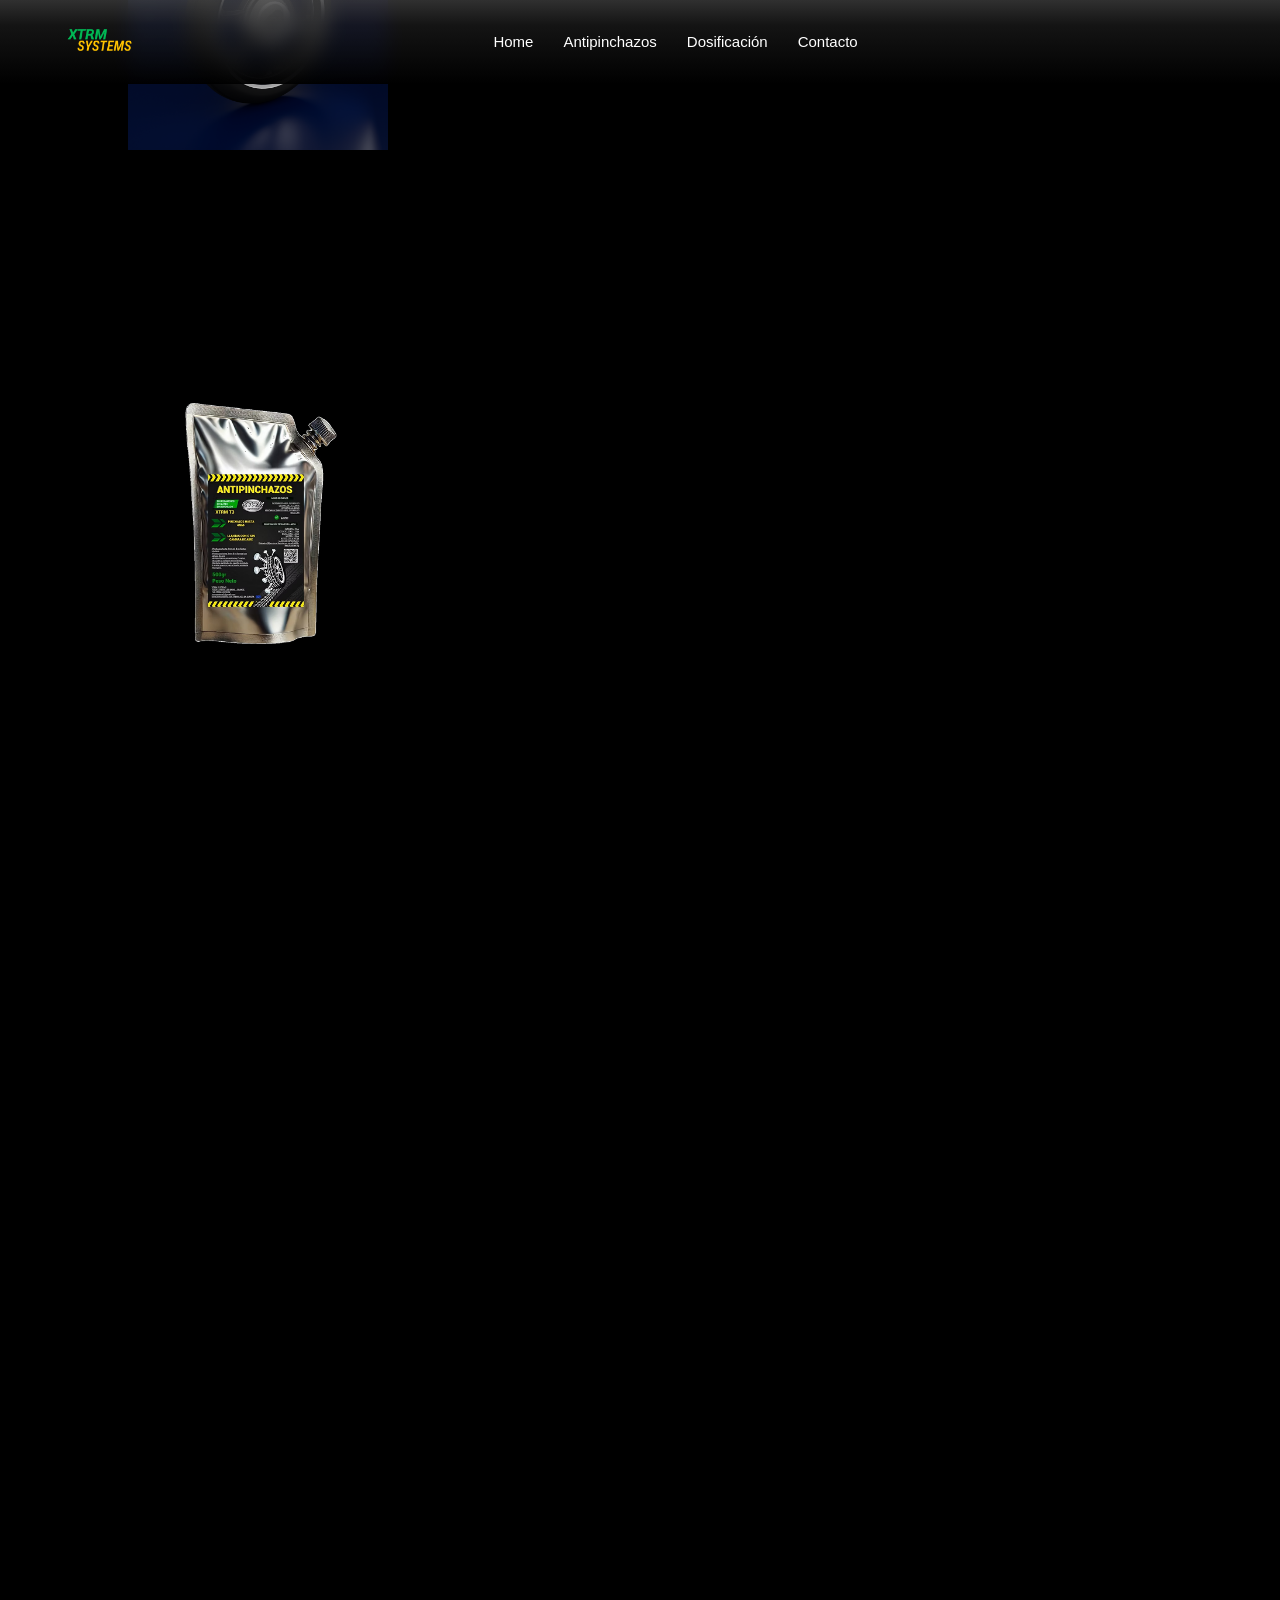
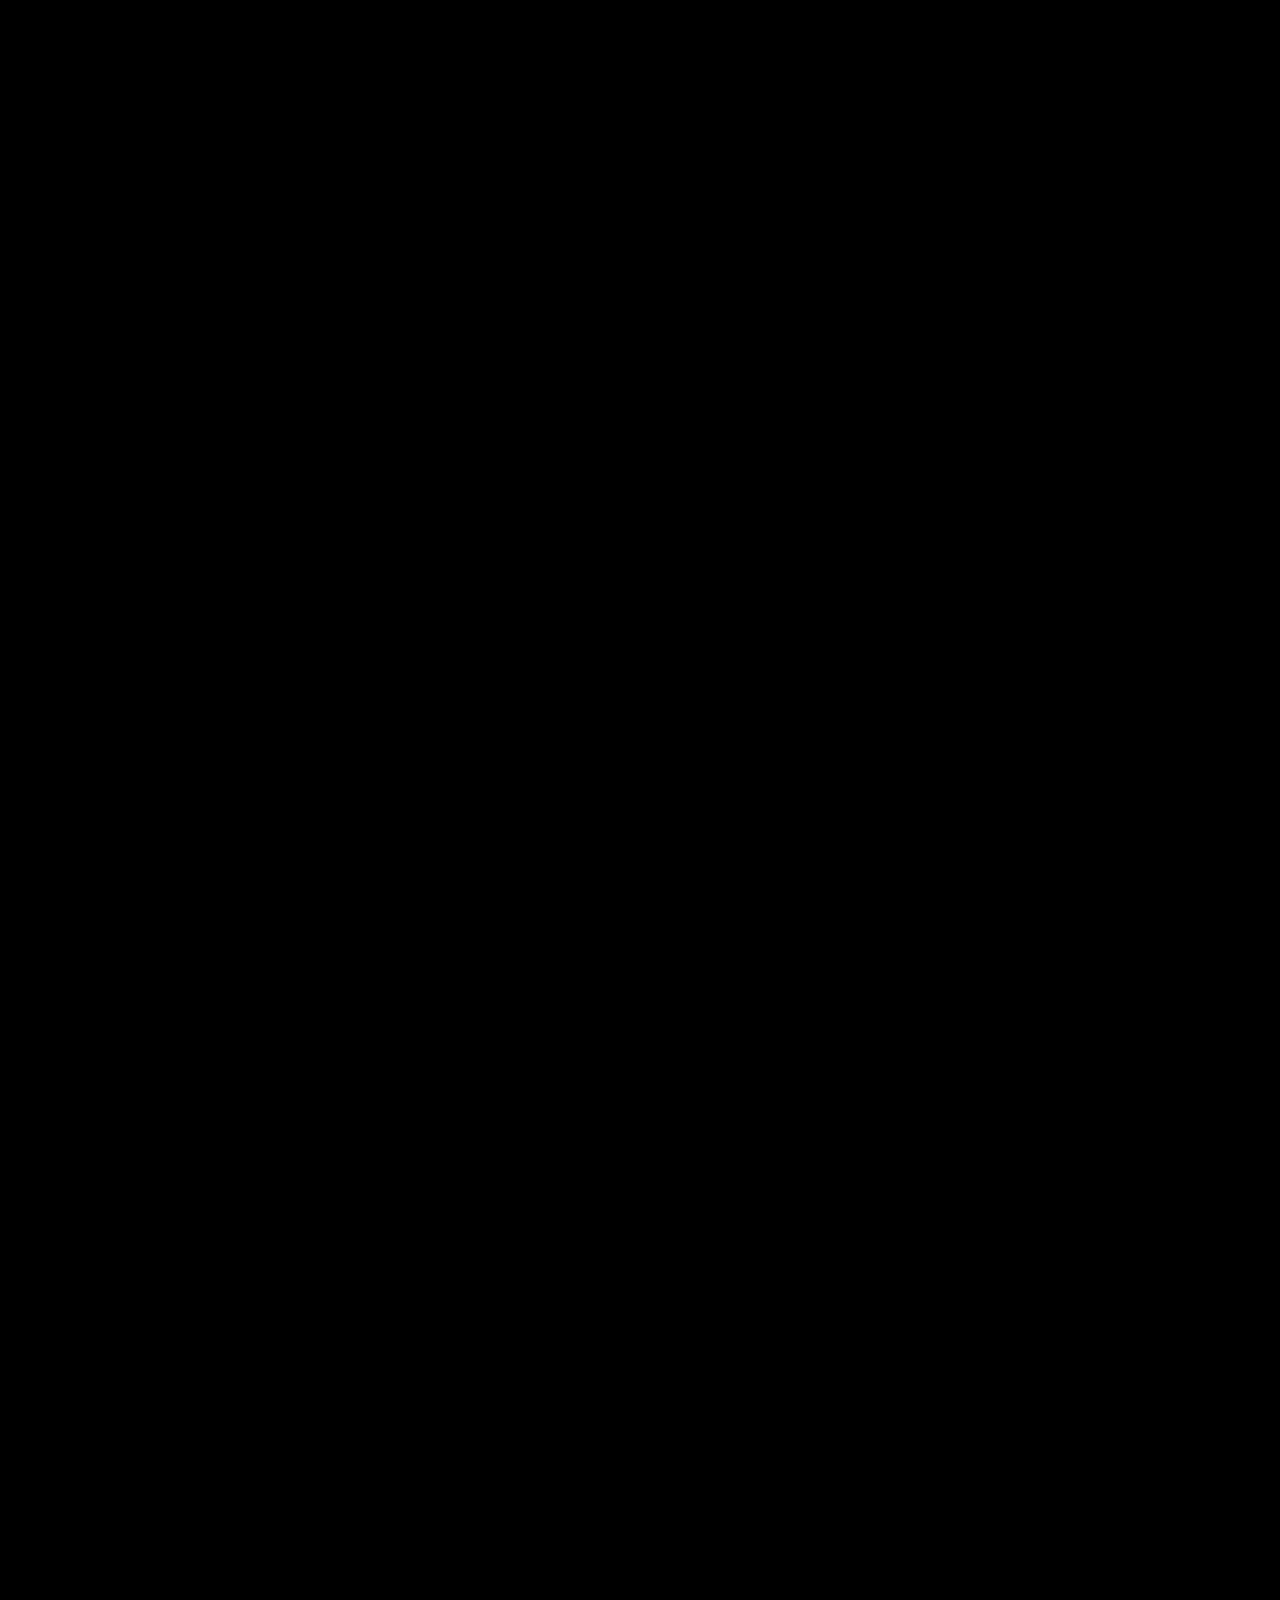
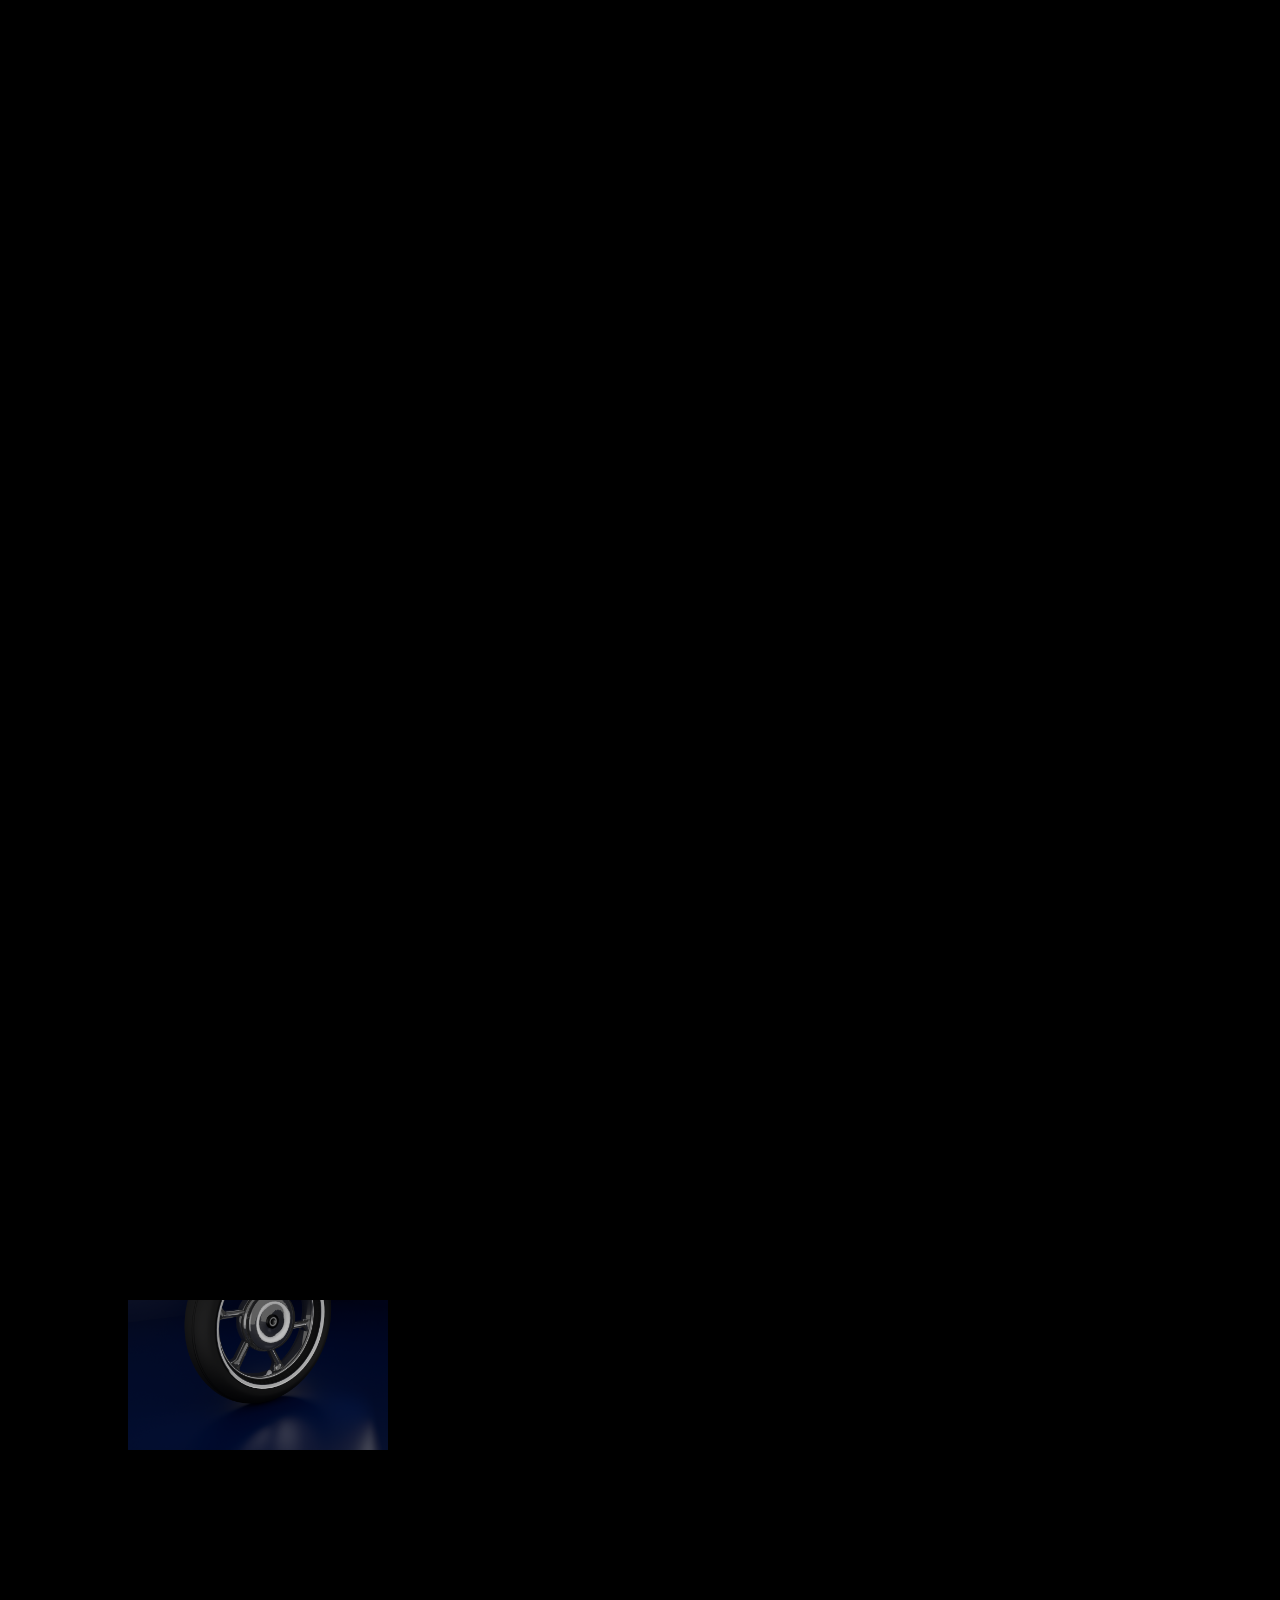
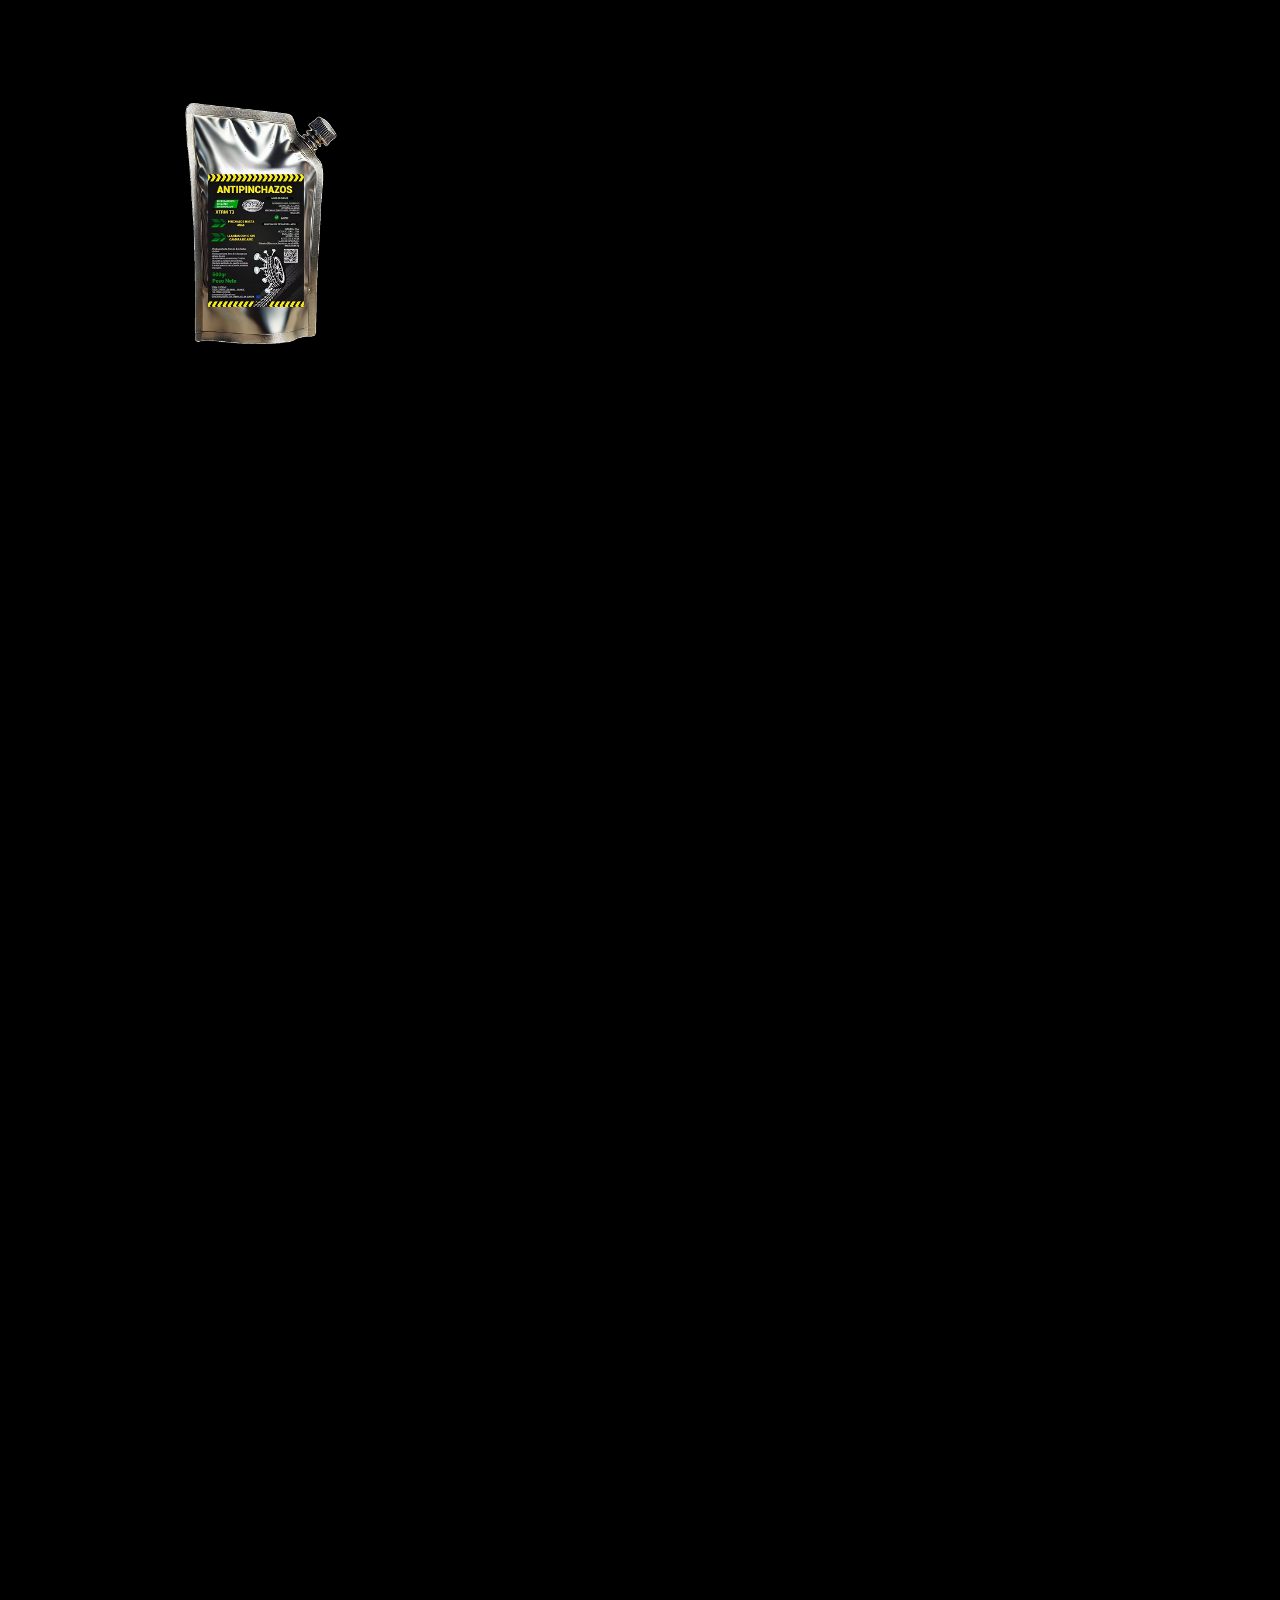
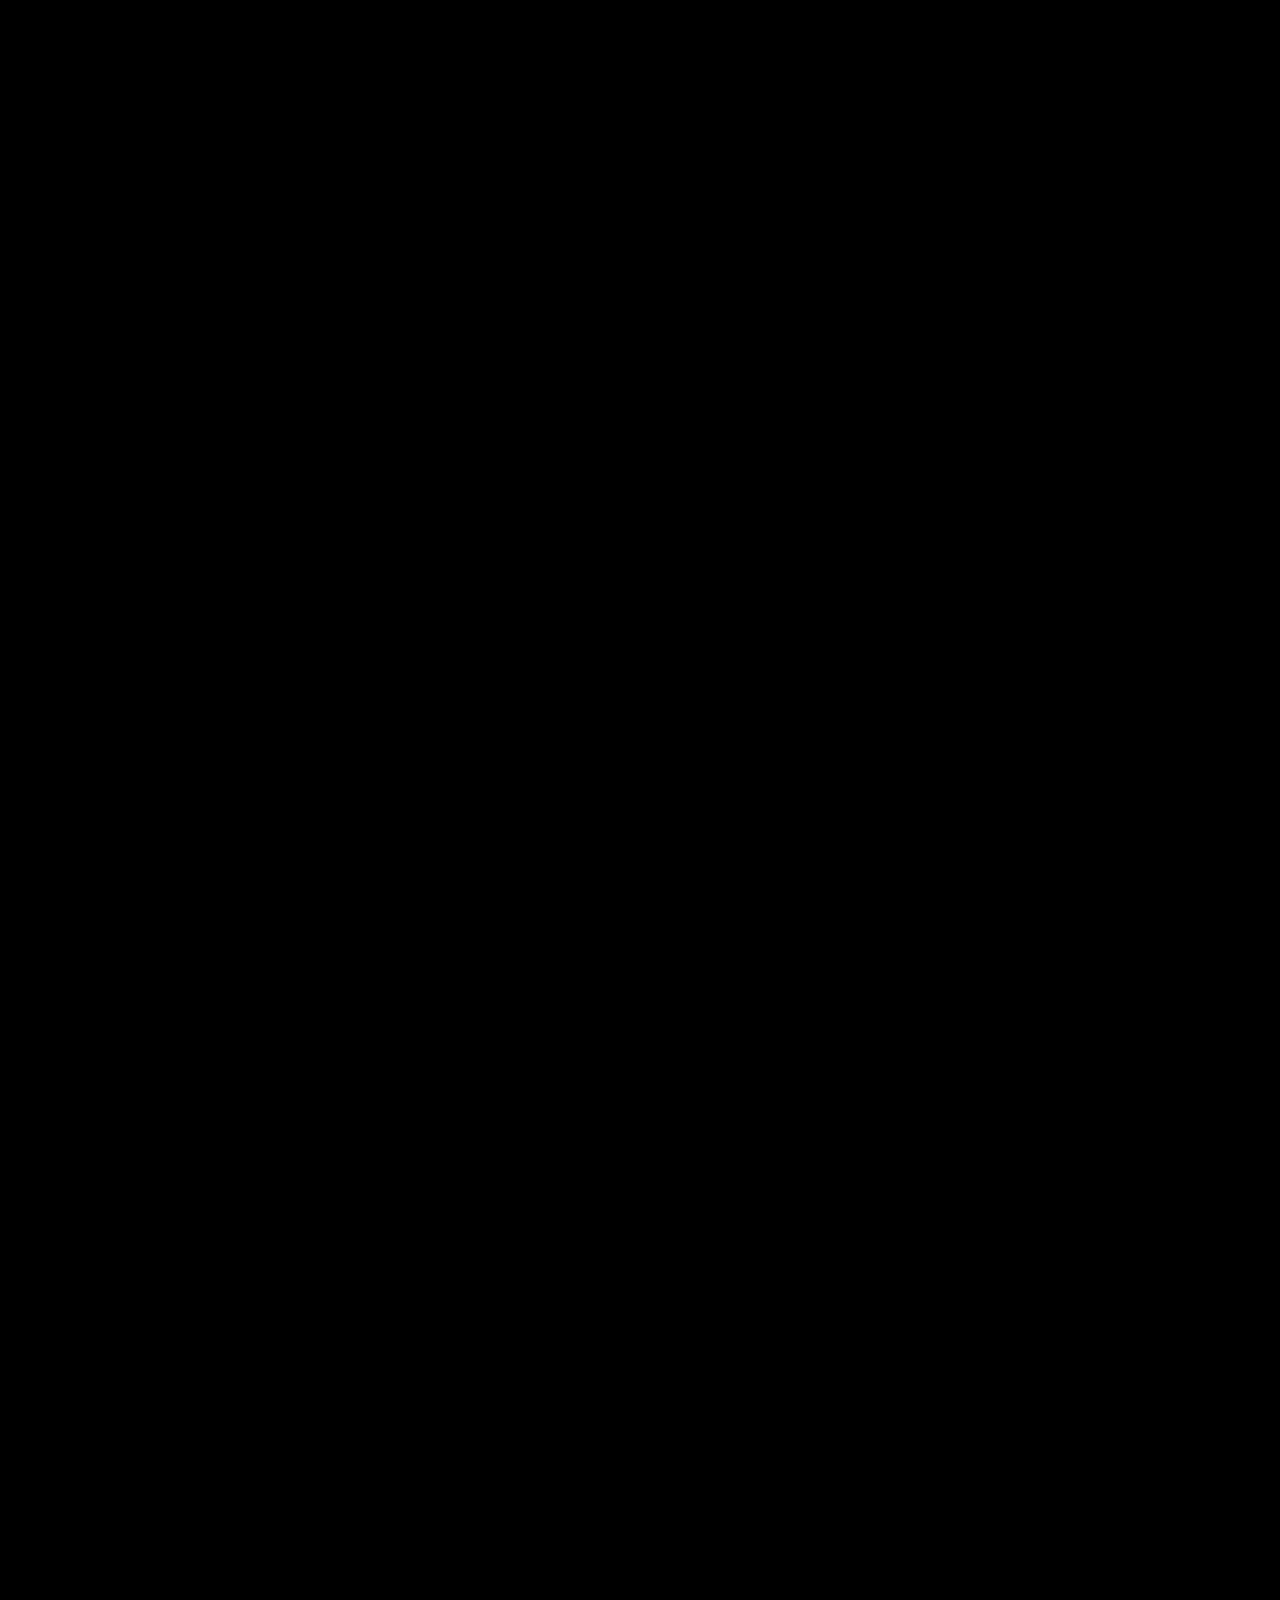
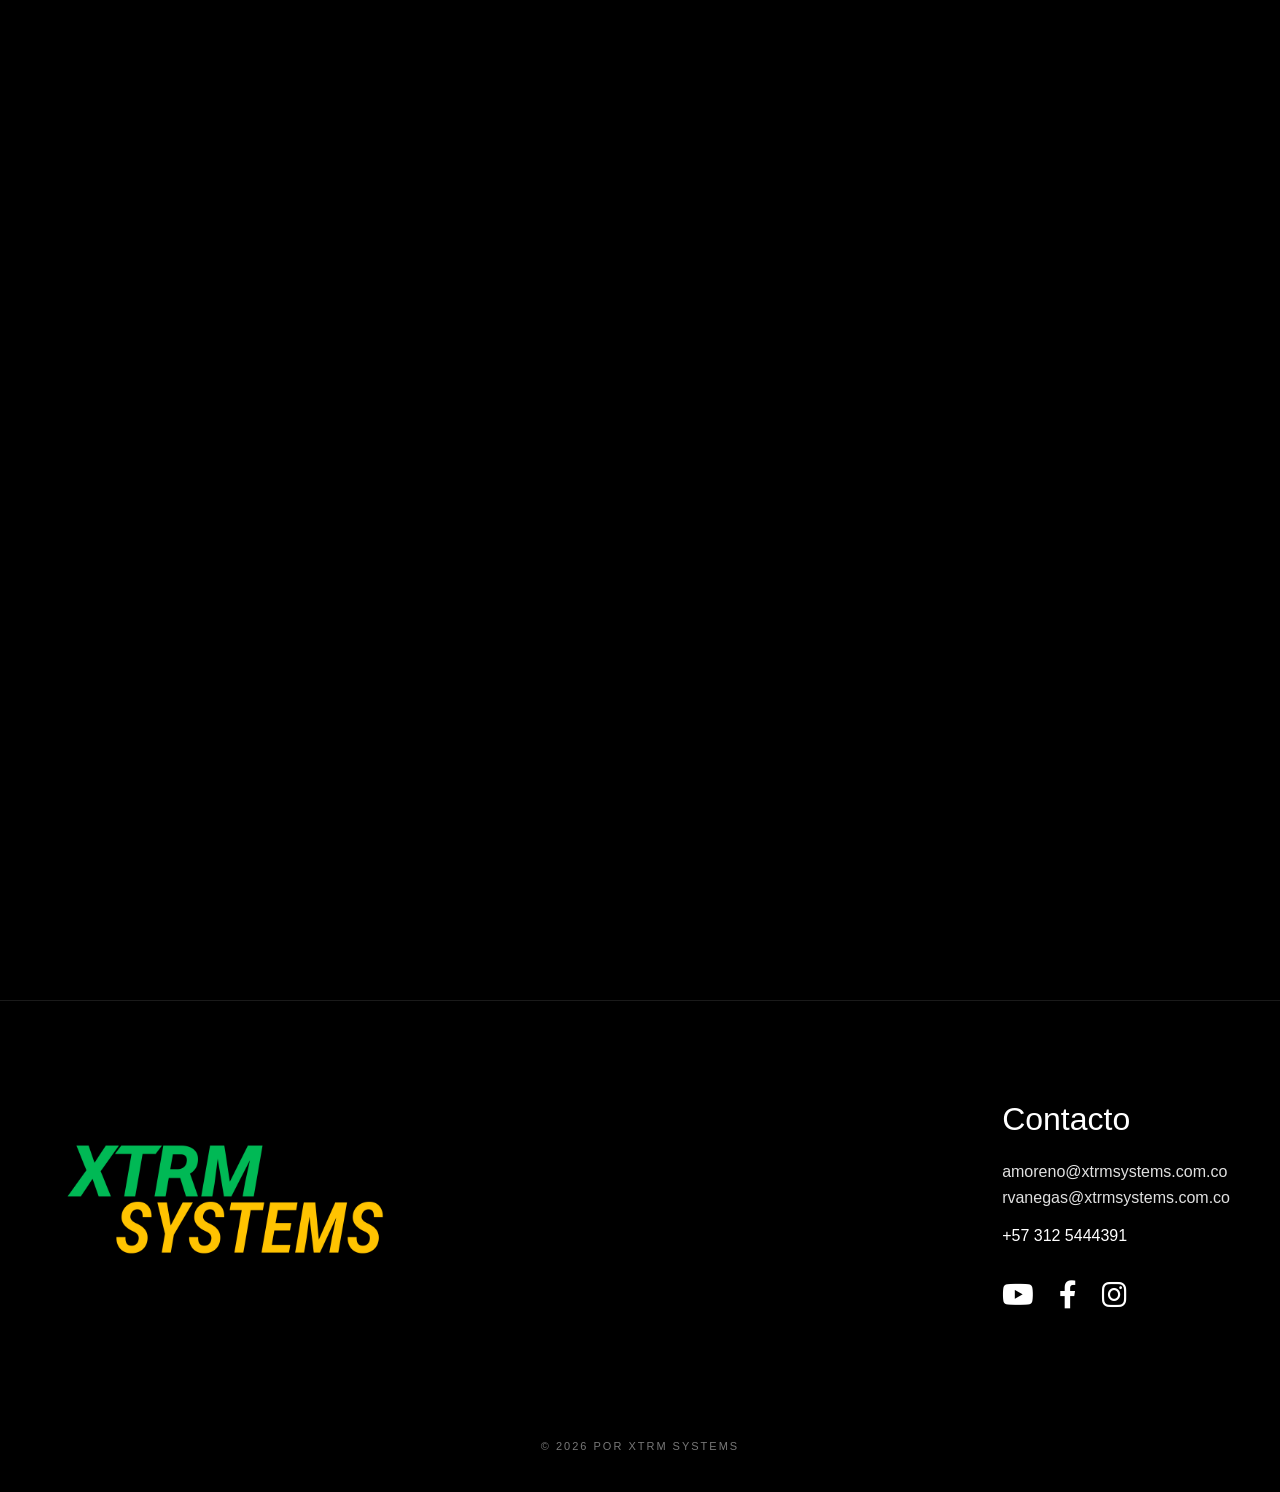
<file: pages/aplicacion.html>
<!DOCTYPE html>
<html lang="es">
<head>
    <meta charset="UTF-8">
    <meta name="viewport" content="width=device-width, initial-scale=1.0">
    <title>xtrmsystems</title>

    <!-- css -->
    <link rel="stylesheet" href="../styles/aplicacion.css">

</head>

<body>

    <!-- inicio nav -->
    <nav id="navbar">

        <div class="logo">
            <img src="../multimedia/Logo Version 01.png" alt="XTRM SYSTEMS" style="height: 40px;">
        </div>

        <ul class="nav-links">
            <li><a href="../pages/index.html">Home</a></li>
            <li><a href="../pages/productos.html">Antipinchazos</a></li>
            <li><a href="../pages/doscificacion.html">Dosificación</a></li>
            <li><a href="../pages/contacto.html">Contacto</a></li>
        </ul>

        <!-- menu hamburguesa -->
        <div class="hamburger" id="hamburger">

            <span></span>
            <span></span>
            <span></span>

        </div>

    </nav>
    <!-- fin nav -->

    

<!-- seccion izquierda -->
<section class="panel panel-izquierda">

    <div class="carrusel">

        <div class="carrusel-container" id="carruselIzquierda">

            <img src="../multimedia/Llanta moto.png" alt="">
            <img src="../multimedia/image 58.png" alt="">
            <img src="../multimedia/image 59.png" alt="">
            <img src="../multimedia/image 60.png" alt="">

        </div>

    </div>

</section>





<!-- seccion derecha -->
<section class="panel panel-derecha">

    <div class="carrusel">

        <div class="carrusel-container" id="carruselDerecha">

            <img src="../multimedia/Llanta moto.png" alt="">
            <img src="../multimedia/image 58.png" alt="">
            <img src="../multimedia/image 59.png" alt="">
            <img src="../multimedia/image 60.png" alt="">

        </div>

    </div>

</section>


    <!-- footer -->
    <footer class="main-footer">

        <div class="footer-container">

            <div class="footer-logo">
                <img src="../multimedia/Logo Version 01.png" alt="XTRM SYSTEMS">
            </div>

            <div class="footer-contact">

                <h2>Contacto</h2>

                <div class="emails">

                    <a href="mailto:amoreno@xtrmsystems.com.co">
                        amoreno@xtrmsystems.com.co
                    </a>

                    <a href="mailto:rvanegas@xtrmsystems.com.co">
                        rvanegas@xtrmsystems.com.co
                    </a>

                </div>

                <p class="phone">
                    +57 312 5444391
                </p>

                <div class="social-icons">

                    <a href="#">
                        <i class="fab fa-youtube"></i>
                    </a>

                    <a href="#">
                        <i class="fab fa-facebook-f"></i>
                    </a>

                    <a href="https://www.instagram.com/xtrmsystems?igsh=dGhjMzl5Z3cwdmZp">
                        <i class="fab fa-instagram"></i>
                    </a>

                </div>

            </div>

        </div>

        <div class="footer-bottom">
            <p>&copy; 2026 por XTRM SYSTEMS</p>
        </div>

    </footer>






    <!-- iconos -->
    <link rel="stylesheet" href="https://cdnjs.cloudflare.com/ajax/libs/font-awesome/6.0.0/css/all.min.css">

    <!-- script -->
    <script src="../scripts/aplicacion.js"></script>

</body>
</html>
</file>
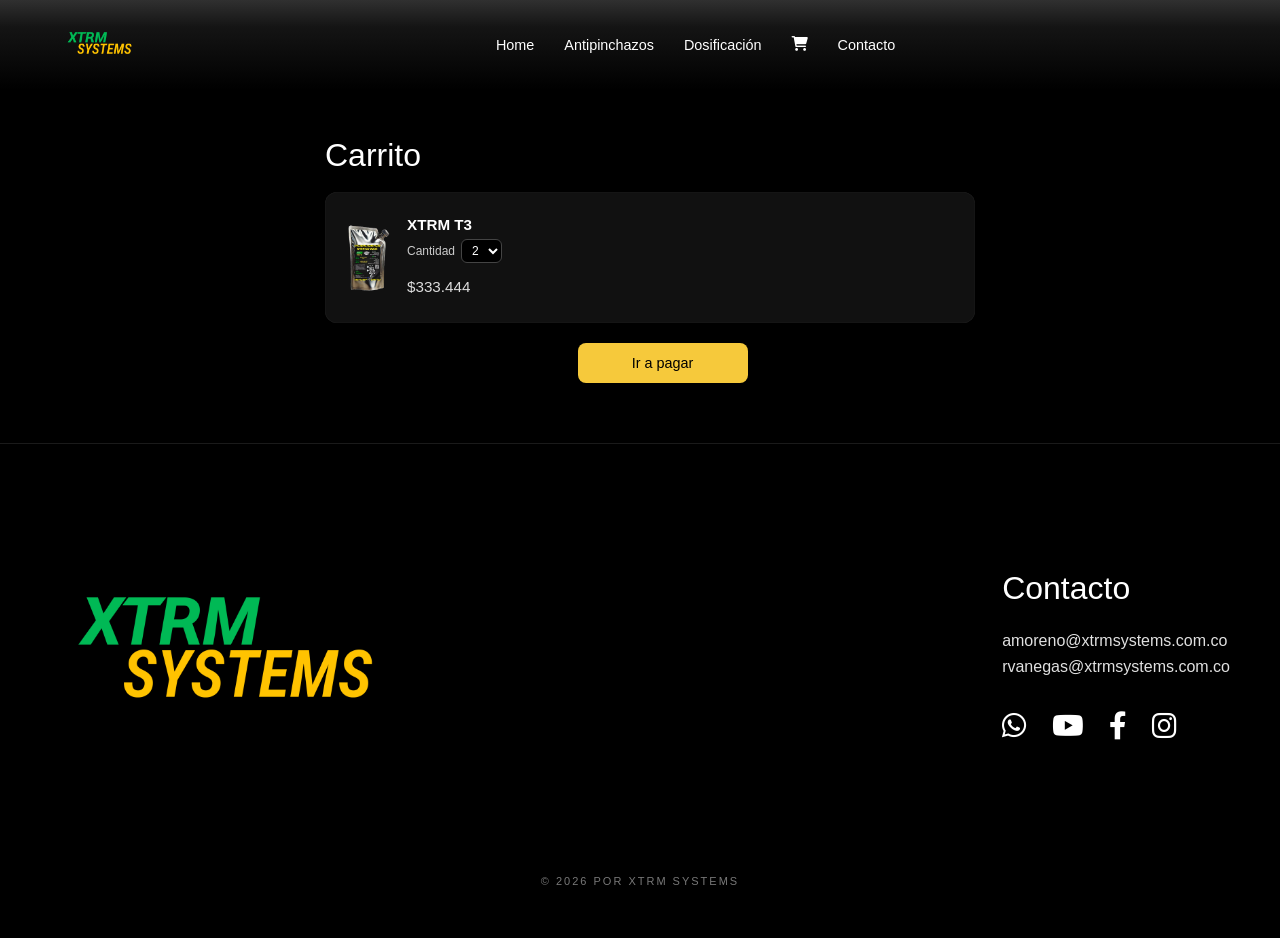
<file: pages/carrito.html>
<!DOCTYPE html>
<html lang="es">

<head>
    <meta charset="UTF-8">
    <meta name="viewport" content="width=device-width, initial-scale=1.0">
    <title>productos</title>

    <!-- hoja de estilos -->
    <link rel="stylesheet" href="../styles/carrito.css">
</head>

<body>

    <!-- nav -->
    <nav>

        <div class="logo">
            <img src="../multimedia/Logo Version 01.png" alt="XTRM SYSTEMS">
        </div>

        <ul class="nav-links">
            <li><a href="../pages/index.html">Home</a></li>
            <li><a href="../pages/productos.html">Antipinchazos</a></li>
            <li><a href="../pages/doscificacion.html">Dosificación</a></li>
             <a href="../pages/carrito.html">
            <i class="fas fa-shopping-cart"></i>
            <li><a href="../pages/contacto.html">Contacto</a></li>
        </a>
    </li>
        </ul>

        <div class="hamburger">
            <span></span>
            <span></span>
            <span></span>
        </div>

    </nav>

    <!-- hero -->
    <canvas></canvas>
     <section class="carrito">
        <h1>Carrito</h1>

        <div class="card-producto">
            <img src="../multimedia/image 58.png" alt="XTRM T3">

            <div class="info">
                <h2>XTRM T3</h2>

                <div class="cantidad">
                    <label>Cantidad</label>
                    <select>
                        <option>1</option>
                        <option selected>2</option>
                        <option>3</option>
                    </select>
                </div>

                <p class="precio">$333.444</p>
            </div>
        </div>

        <button class="btn-pagar">
            Ir a pagar
        </button>
    </section>


    <!-- footer -->
    <footer class="main-footer">

        <div class="footer-container">

            <div class="footer-logo">
                <img src="../multimedia/Logo Version 01.png" alt="XTRM SYSTEMS">
            </div>

            <div class="footer-contact">

                <h2>Contacto</h2>

                <div class="emails">

                    <a href="mailto:amoreno@xtrmsystems.com.co">
                        amoreno@xtrmsystems.com.co
                    </a>

                    <a href="mailto:rvanegas@xtrmsystems.com.co">
                        rvanegas@xtrmsystems.com.co
                    </a>

                </div>
            
                <div class="social-icons">
                  <a href="https://wa.me/573125444391?text=Hola%20XTRM%20SYSTEMS,%20estoy%20interesado%20en%20sus%20servicios,%20deseo%20m%C3%A1s%20informaci%C3%B3n%20sobre%20sus%20productos."
                   class="phone"
                   target="_blank">
                   <i class="fab fa-whatsapp"></i>
                 </a>
                    <a href="https://www.youtube.com/@xtrmsystems1">
                        <i class="fab fa-youtube"></i>
                    </a>

                    <a href="https://web.facebook.com/xtrmsystems1?_rdc=1&_rdr">
                        <i class="fab fa-facebook-f"></i>
                    </a>

                    <a href="https://www.instagram.com/xtrmsystems?igsh=dGhjMzl5Z3cwdmZp">
                        <i class="fab fa-instagram"></i>
                    </a>

                </div>

            </div>

        </div>

        <div class="footer-bottom">

            <p>
                &copy; 2026 por XTRM SYSTEMS
            </p>

        </div>

    </footer>

    <link rel="stylesheet"
        href="https://cdnjs.cloudflare.com/ajax/libs/font-awesome/6.0.0/css/all.min.css">

    <!-- script -->
    <script src="../scripts/producto.js"></script>

</body>

</html>
</file>
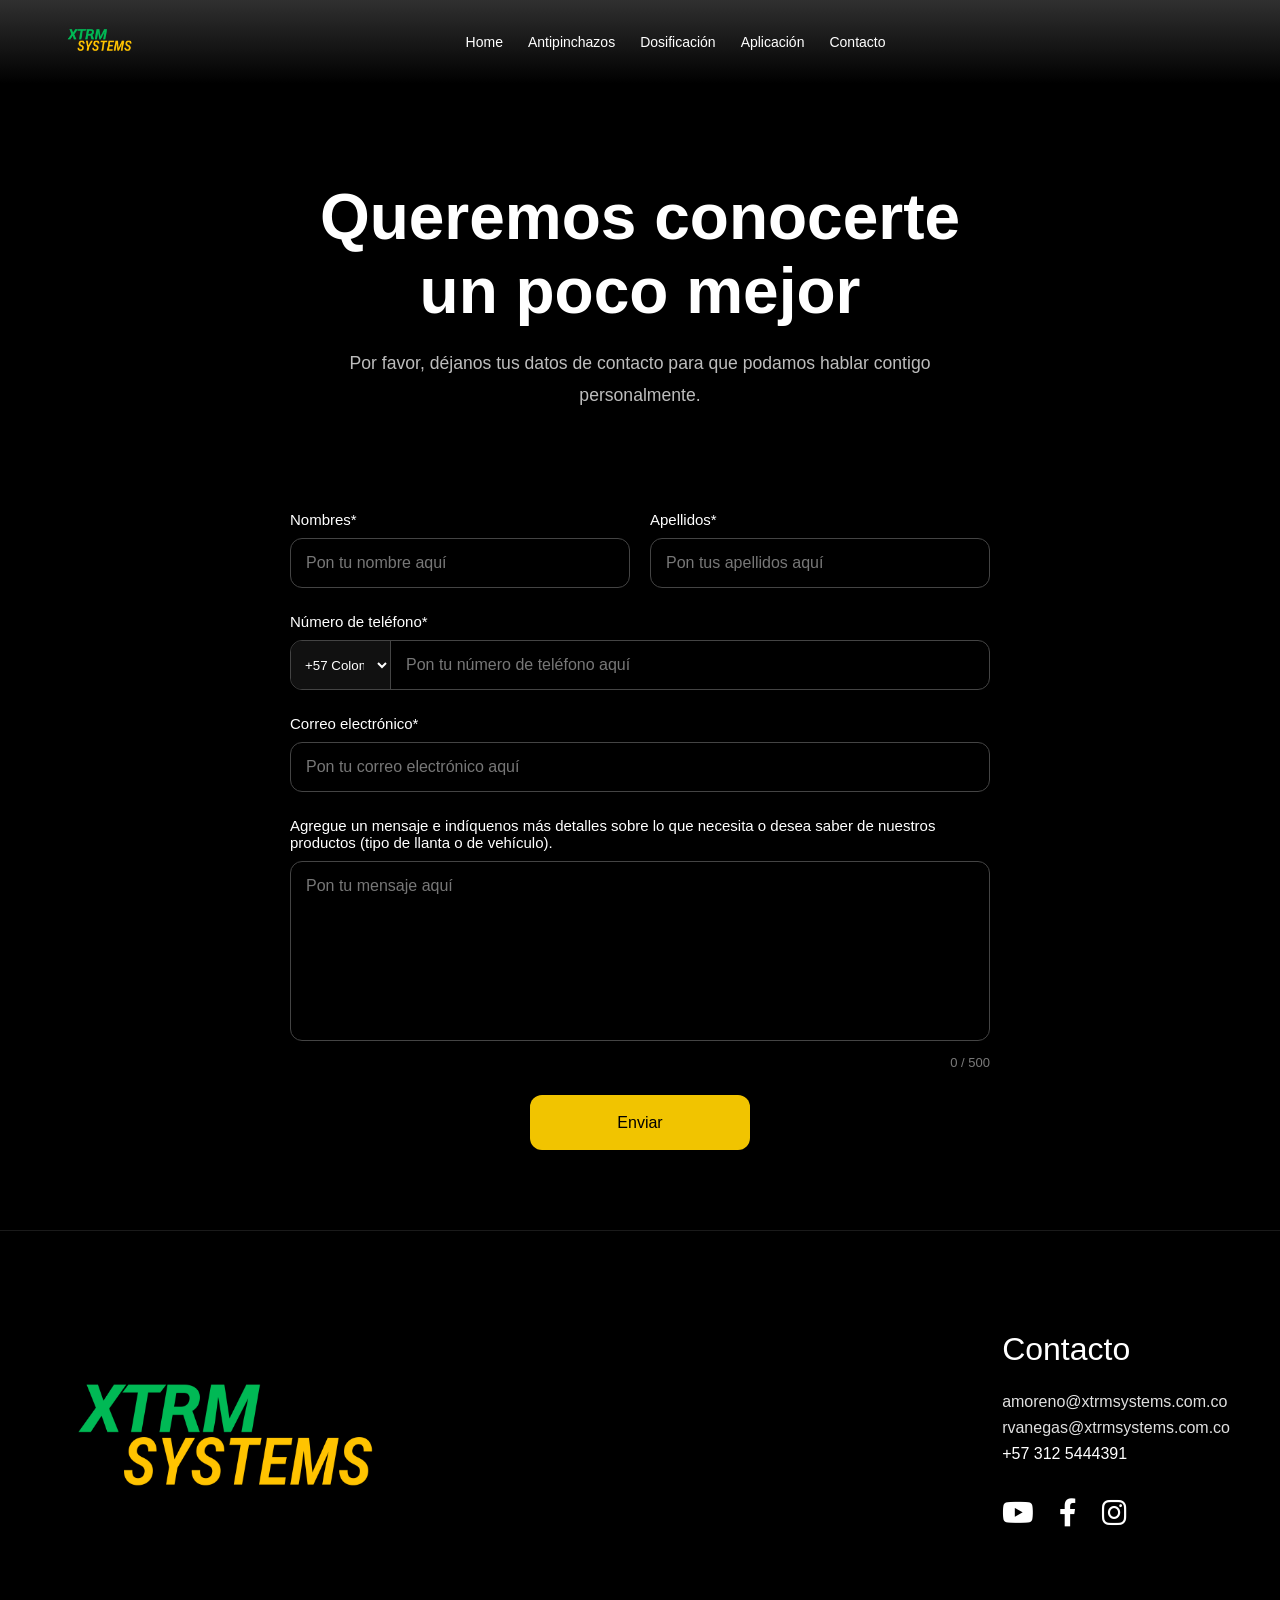
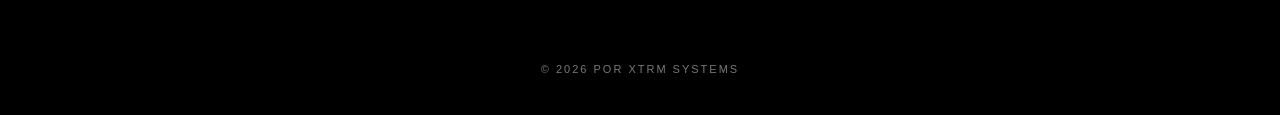
<file: pages/contacto.html>
<!DOCTYPE html>
<html lang="es">

<head>
    <meta charset="UTF-8">
    <meta name="viewport" content="width=device-width, initial-scale=1.0">
    <title>Contacto</title>
    <!-- css -->
    <link rel="stylesheet" href="../styles/contacto.css">
</head>

<body>

    <!-- nav -->
    <nav>
        <div class="logo">
            <img src="../multimedia/Logo Version 01.png" alt="XTRM SYSTEMS" style="height: 40px;">
        </div>
        <ul class="nav-links">
            <li><a href="../index.html">Home</a></li>
            <li><a href="../pages/productos.html">Antipinchazos</a></li>
            <li><a href="../pages/simulador.html">Dosificación</a></li>
            <li><a href="../pages/procesoAplicacion.html">Aplicación</a></li>
            <li><a href="../pages/contacto.html">Contacto</a></li>
        </ul>
        <div class="hamburger">
            <span></span>
            <span></span>
            <span></span>
        </div>
    </nav>

    <!-- canvas -->
    <canvas></canvas>

    <section class="contacto">
        <div class="contacto-header">
            <h1>Queremos conocerte un poco mejor</h1>
            <p>
                Por favor, déjanos tus datos de contacto para que podamos hablar contigo personalmente.
            </p>
        </div>

        <!-- formulario de contacto -->
        <form class="formulario" id="contactForm">

            <!-- fila 1 -->
            <div class="fila">
                <div class="campo">
                    <label for="nombre">Nombres*</label>
                    <input type="text" id="nombre" placeholder="Pon tu nombre aquí" required minlength="2">
                </div>

                <div class="campo">
                    <label for="apellido">Apellidos*</label>
                    <input type="text" id="apellido" placeholder="Pon tus apellidos aquí" required minlength="3">
                </div>
            </div>

            <!-- telefono -->
            <div class="campo">
                <label for="phone">Número de teléfono*</label>
                <div class="telefono-input">
                    <select id="country" required></select>
                    <!-- Agregamos pattern para obligar a que sean solo números -->
                    <input type="tel" id="phone" placeholder="Pon tu número de teléfono aquí" required pattern="[0-9]+">
                </div>
            </div>

            <!-- correo -->
            <div class="campo">
                <label for="email">Correo electrónico*</label>
                <!-- El tipo "email" ya exige la estructura básica con @ -->
                <input type="email" id="email" placeholder="Pon tu correo electrónico aquí" required>
            </div>

            <!-- mensaje -->
            <div class="campo">
                <label for="mensaje">
                    Agregue un mensaje e indíquenos más detalles sobre lo que necesita o desea saber de nuestros productos (tipo de llanta o de vehículo).
                </label>
                <textarea id="mensaje" placeholder="Pon tu mensaje aquí"></textarea>
            </div>

            <!-- boton -->
            <div class="boton-container">
                <button type="submit">Enviar</button>
            </div>
        </form>
    </section>
    
 <!-- mensaje de agradecimiento -->
      <div id="mensaje-gracias" class="mensaje-gracias">

    <h2>¡Formulario enviado !</h2>

    <p>
        Hemos recibido correctamente tu información.
        Nos pondremos en contacto contigo lo antes posible para brindarte toda la información que necesitas sobre nuestros productos y servicios.
    </p>

    <p>
        En XTRM SYSTEMS, estamos comprometidos con la satisfacción de nuestros clientes y esperamos poder ayudarte a encontrar la mejor solución para tus necesidades de llantas.
    </p>

</div>

    <!-- footer -->
    <footer class="main-footer">
        <div class="footer-container">
            <div class="footer-logo">
                <img src="../multimedia/Logo Version 01.png" alt="XTRM SYSTEMS">
            </div>
            <div class="footer-contact">
                <h2>Contacto</h2>
                <div class="emails">
                    <a href="mailto:amoreno@xtrmsystems.com.co">amoreno@xtrmsystems.com.co</a>
                    <a href="mailto:rvanegas@xtrmsystems.com.co">rvanegas@xtrmsystems.com.co</a>
                </div>
                <p class="phone">+57 312 5444391</p>
                <div class="social-icons">
                    <a href="#"><i class="fab fa-youtube"></i></a>
                    <a href="#"><i class="fab fa-facebook-f"></i></a>
                    <a href="#"><i class="fab fa-instagram"></i></a>
                </div>
            </div>
        </div>
        <div class="footer-bottom">
            <p>&copy; 2026 por XTRM SYSTEMS</p>
        </div>
    </footer>

    <!-- iconos -->
    <link rel="stylesheet" href="https://cdnjs.cloudflare.com/ajax/libs/font-awesome/6.0.0/css/all.min.css">
    <script src="../scripts/contacto.js"></script>
</body>

</html>
</file>
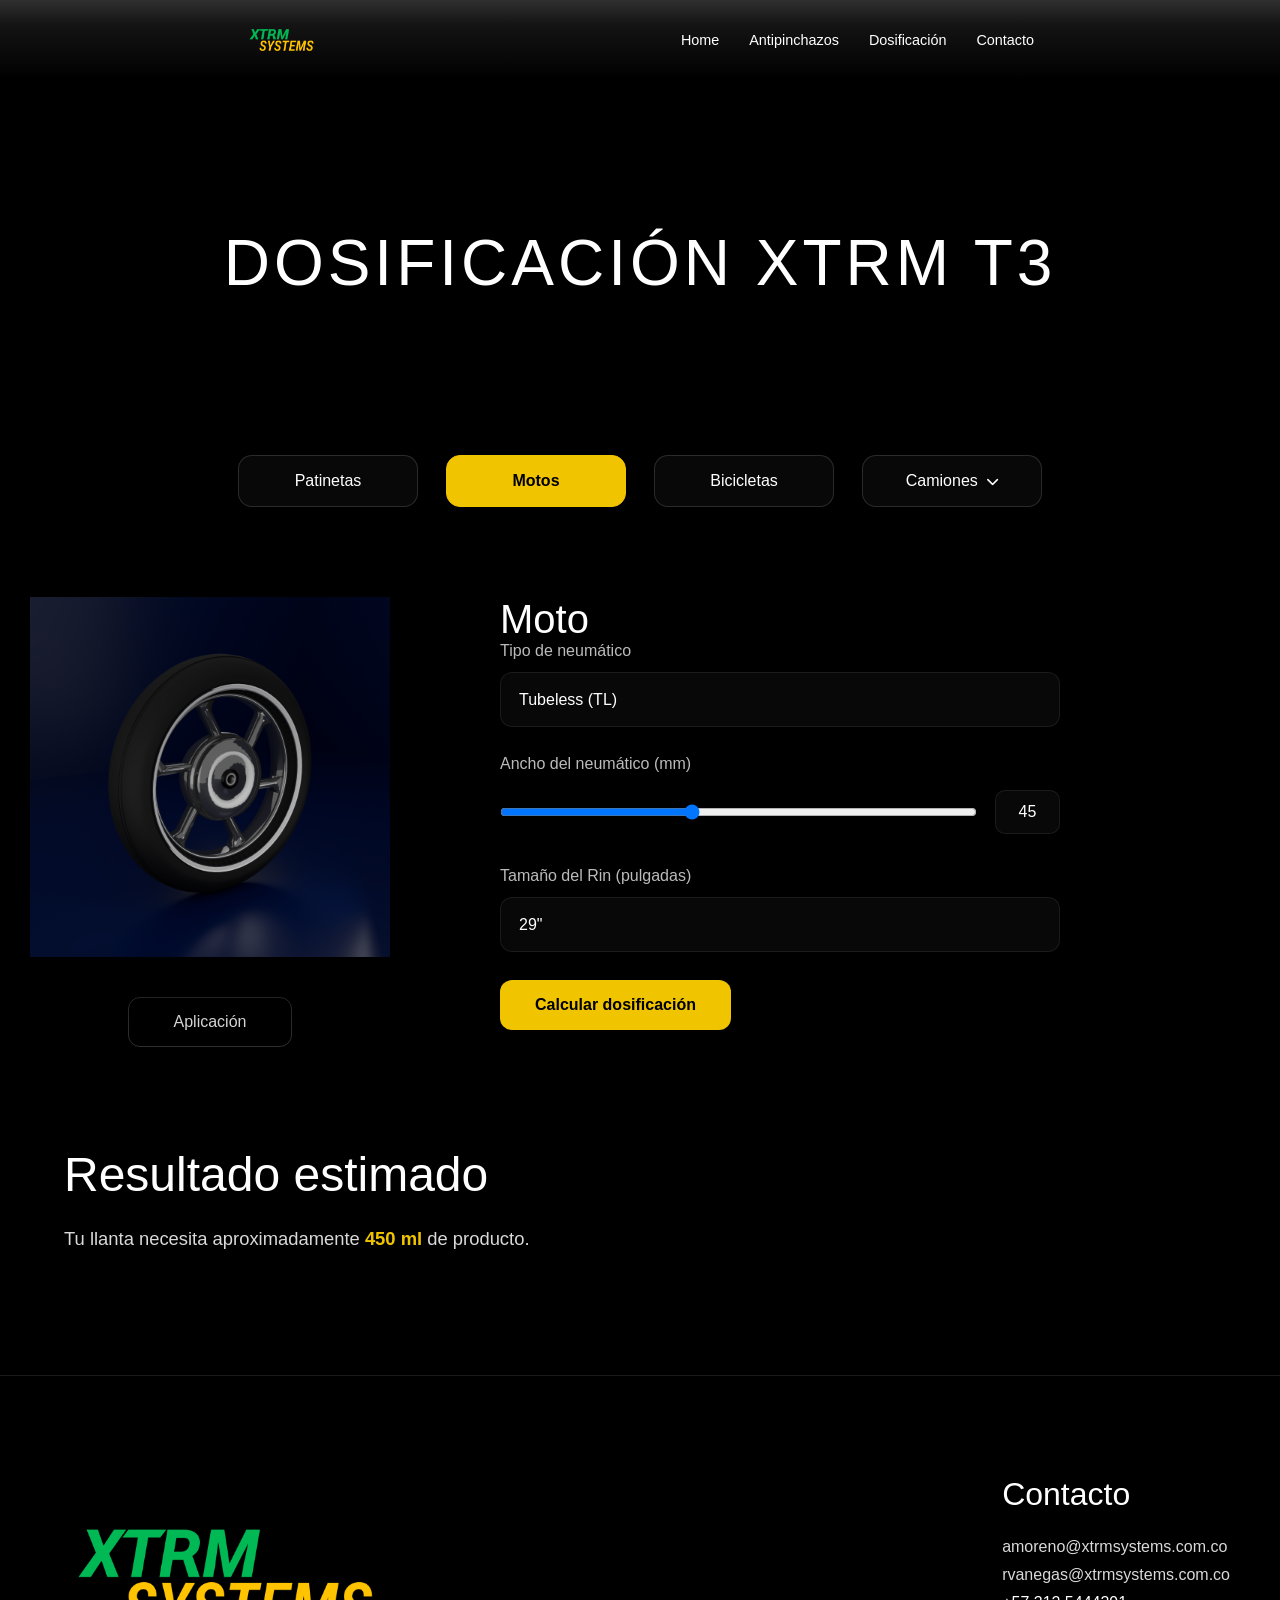
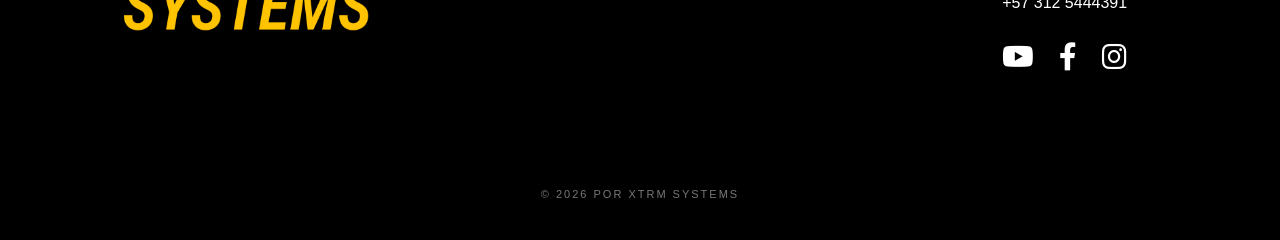
<file: pages/doscificacion.html>
<!DOCTYPE html>
<html lang="es">

<head>

    <meta charset="UTF-8">
    <meta name="viewport" content="width=device-width, initial-scale=1.0">

    <title>Dosificación</title>

    <!-- hoja de estilos -->
    <link rel="stylesheet" href="../styles/dosificacion.css">

    <!-- font awesome -->
    <link rel="stylesheet" href="https://cdnjs.cloudflare.com/ajax/libs/font-awesome/6.0.0/css/all.min.css">

</head>

<body>
      <!-- nav -->
    <nav>
    <div class="logo">
        <img src="../multimedia/Logo Version 01.png" alt="XTRM SYSTEMS">
    </div>
    <ul class="nav-links">
        <li><a href="../pages/index.html">Home</a></li>
        <li><a href="../pages/productos.html">Antipinchazos</a></li>
        <li><a href="../pages/doscificacion.html">Dosificación</a></li>
        <li><a href="../pages/contacto.html">Contacto</a></li>
    </ul>
</nav>
<!-- hero -->
     <section class="hero-dosificacion"> <h1> DOSIFICACIÓN XTRM T3</h1>
    </section>

<div class="categorias">
    <button class="categoria-btn" data-tipo="patineta">Patinetas</button>
    <button class="categoria-btn active" data-tipo="moto">Motos</button>
    <button class="categoria-btn" data-tipo="bicicleta">Bicicletas</button>
    
    <div class="camion-container">
        <button class="categoria-btn" id="botonMenu" data-tipo="camion">
            Camiones <i class="fas fa-chevron-down" style="font-size:0.8rem; margin-left:5px;"></i>
        </button>
        <div id="misOpciones" class="opciones-contenido">
            <div class="producto" data-categoria="Camiones pesados">Vehículos pesados</div>
            <div class="producto" data-categoria="BTP/Obras">BTP/Obras</div>
            <div class="producto" data-categoria="Remolques">Remolques</div>
            <div class="producto" data-categoria="Agrícola">Agrícola</div>
        </div>
    </div>
</div>
        <!-- contenedor principal -->
        <div class="calculadora-container">

            <!-- lado izquierdo -->
            <div class="lado-izquierdo">

                <!-- imagen -->
                <div class="calculadora-imagen">

                    <img id="imagen-producto"
                    src="../multimedia/Llanta moto.png"
                    alt="llanta">

                </div>

                <!-- boton aplicacion -->
                <a href="../pages/aplicacion.html"
                class="btn-aplicacion-link">

                    <button class="btn-aplicacion">

                        Aplicación

                    </button>

                </a>

            </div>

            <!-- lado derecho -->
            <div class="calculadora-panel">

                <!-- panel normal -->
                <div id="panel-normal">

                    <h3 id="titulo-producto"> Moto</h3>

                    <!-- tipo -->
                    <div class="form-group">

                        <label> Tipo de neumático </label>

                        <select>

                            <option> Tubeless (TL) </option>

                            <option>Con mangera (TT)</option>

                        </select>

                    </div>

                    <!-- slider -->
                    <div class="form-group">

                        <label>  Ancho del neumático (mm)</label>

                        <div class="slider-container">

                            <input id="slider"
                            type="range"
                            min="10"
                            max="100"
                            value="45">

                            <div class="valor-slider"
                            id="valor-slider">

                                45

                            </div>

                        </div>

                    </div>

                    <!-- rueda -->
                    <div class="form-group">

                        <label>

                            Tamaño del Rin (pulgadas)

                        </label>

                        <select id="rueda-select">

                            <option>
                                29"
                            </option>

                            <option>
                                27.5"
                            </option>

                            <option>
                                26"
                            </option>

                        </select>

                    </div>

                    <!-- botones -->
                    <div class="botones-panel">

                        <button class="btn-yellow">

                            Calcular dosificación

                        </button>

                    </div>

                </div>

                <!-- panel camion -->
                <div class="panel-camion"
                id="panel-camion">

                    <!-- titulo -->
                    <h3>

                        Vehículos pesados

                    </h3>

                    <!-- dimension -->
                    <div class="form-group">

                        <label>

                            Selecciona Dimension de la llanta

                        </label>

                        <select id="rueda-select-camion">

                            <option>

                                Elegir dimensión

                            </option>

                        </select>

                    </div>

                    <!-- ancho -->
                    <div class="form-group">

                        <label>

                            Ancho de neumático

                        </label>

                        <select>

                            <option>

                                Tubeless (TL)

                            </option>

                            <option>

                                Con Mangera (TT)

                            </option>

                        </select>

                    </div>

                    <!-- tipo uso -->
                    <div class="form-group">

                        <label>

                            Tipo de uso

                        </label>

                        <div class="uso-btns">

                            <button class="uso-btn">

                                En carretera

                            </button>

                            <button class="uso-btn">

                                Todo terreno

                            </button>

                        </div>

                    </div>

                    <!-- tarjeta -->
                    <div class="tarjeta-info">

                        <!-- cantidad -->
                        <div class="cantidad-producto">

                            <h2 id="resultado-kg">

                                12.3 kg

                            </h2>

                            <p>

                                ≈ 12300 G
                                &nbsp;&nbsp;

                                ≈ 12.3 L
                                &nbsp;&nbsp;

                                ≈ 433.9 OZ

                            </p>

                        </div>

                        <!-- linea -->
                        <div class="linea"></div>

                        <!-- recomendados -->
                        <div class="productos-recomendados">

                            <h4>

                                PRODUCTOS RECOMENDADOS

                            </h4>

                            <!-- cards -->
                            <div class="cards-productos">

                                <!-- card -->
                                <div class="card-producto">

                                    <span class="etiqueta">

                                        XTRM T6

                                    </span>

                                    <h5>

                                        Inyección por desmontaje de la llanta

                                    </h5>

                                    <p>

                                        Sellante tubeless profesional para uso off-road.
                                        Formula equilibrada para vehículos industriales.

                                    </p>

                                </div>

                                <!-- card -->
                                <div class="card-producto">

                                    <span class="etiqueta">
                                        XTRM T6 SUPER STRONG
                                    </span>

                                    <h5>
                                        Inyección por desmontaje de la llanta
                                    </h5>

                                    <p>Fórmula reforzada para condiciones extremas.
                                        Sella perforaciones de hasta 12 mm.</p>

                                </div>

                            </div>

                        </div>

                    </div>

                </div>

            </div>

        </div>

    </section>

    <!-- resultado -->
    <section class="resultado">

        <div class="resultado-container">

            <h2>

                Resultado estimado

            </h2>

            <p>

                Tu llanta necesita aproximadamente

                <span id="resultado-ml">

                    450 ml

                </span> de producto.</p>

        </div>

    </section>

    <!-- footer -->
    <footer class="main-footer">

        <div class="footer-container">

            <!-- logo -->
            <div class="footer-logo">

                <img src="../multimedia/Logo Version 01.png"
                alt="XTRM SYSTEMS">

            </div>

            <!-- contacto -->
            <div class="footer-contact">

                <h2>Contacto </h2>

                <div class="emails">

                    <a href="mailto:amoreno@xtrmsystems.com.co"> amoreno@xtrmsystems.com.co </a>

                    <a href="mailto:rvanegas@xtrmsystems.com.co"> rvanegas@xtrmsystems.com.co </a>

                </div>

                <p class="phone"> +57 312 5444391</p>

                <!-- redes -->
                <div class="social-icons">

                    <a href="#"><i class="fab fa-youtube"></i></a>

                    <a href="#"><i class="fab fa-facebook-f"></i></a>

                    <a href="#"><i class="fab fa-instagram"></i></a>

                </div>

            </div>

        </div>

        <!-- footer bottom -->
        <div class="footer-bottom">

            <p>&copy; 2026 por XTRM SYSTEMS</p>

        </div>

    </footer>

    <!-- js -->
    <script src="../scripts/dosificacion.js"></script>

</body>

</html>
</file>
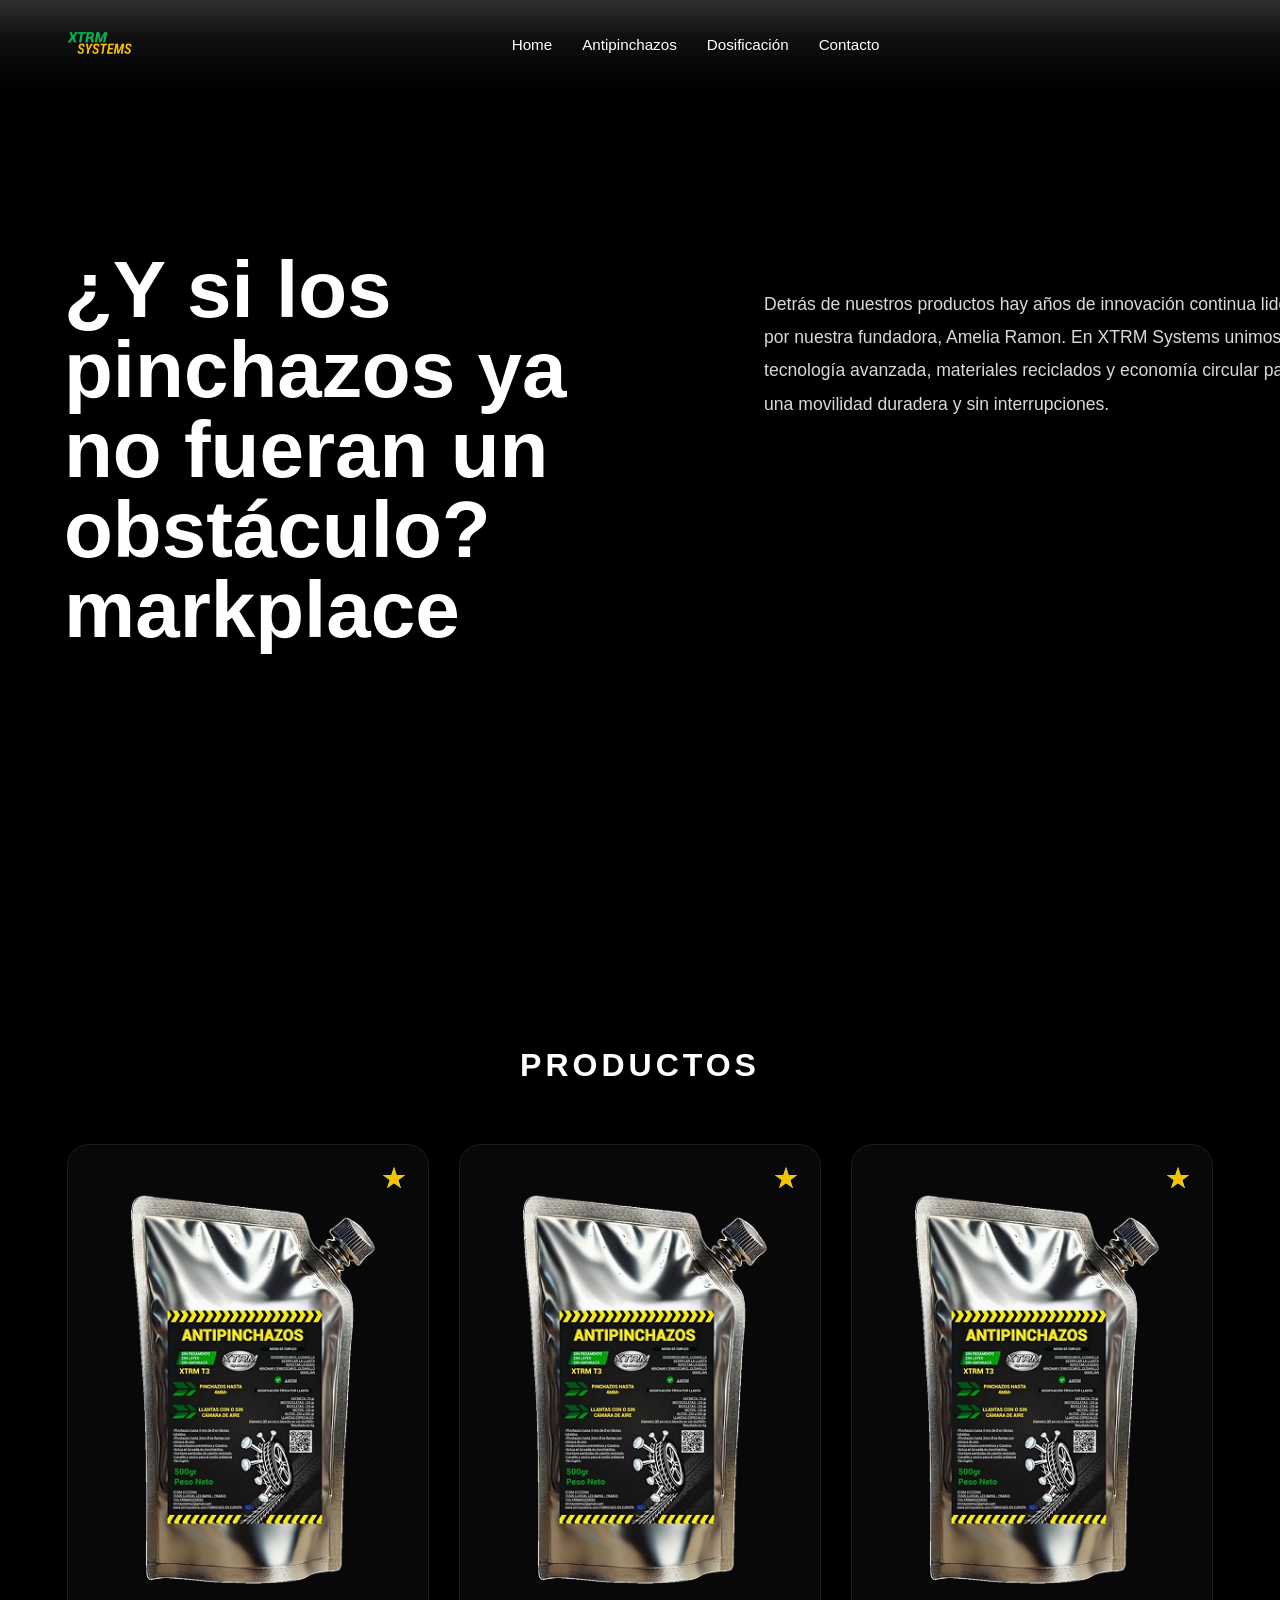
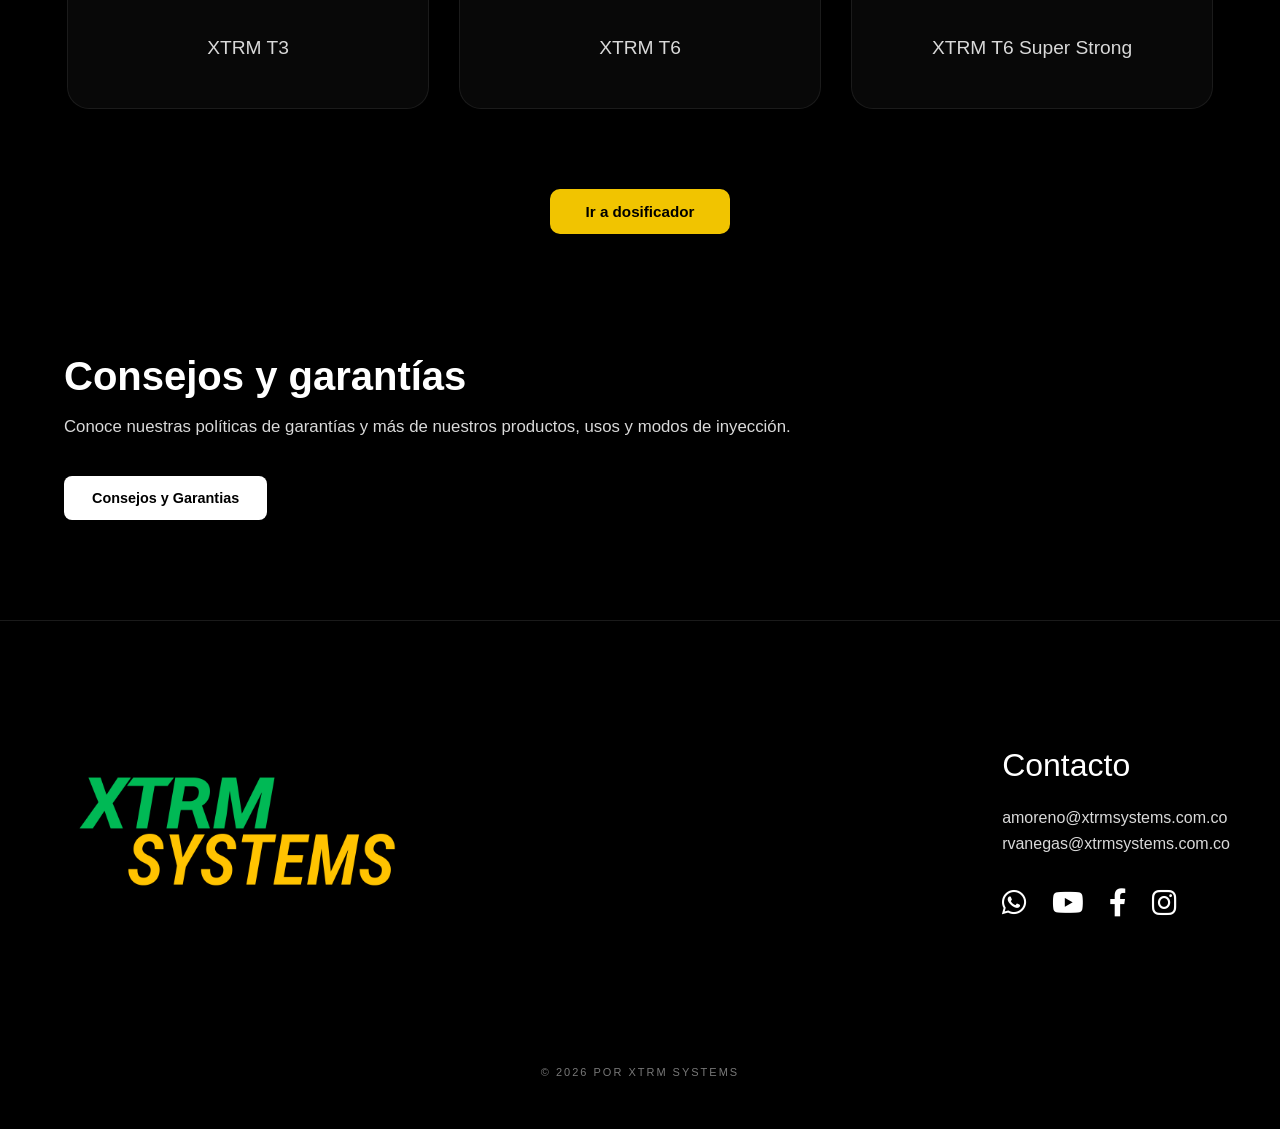
<file: pages/prodructmkplace.html>
<!DOCTYPE html>
<html lang="es">

<head>

    <meta charset="UTF-8">
    <meta name="viewport" content="width=device-width, initial-scale=1.0">

    <title>productosmerkactpale</title>

    <link rel="stylesheet" href="../styles/productomkplace.css">

    <link rel="stylesheet" href="https://cdnjs.cloudflare.com/ajax/libs/font-awesome/6.0.0/css/all.min.css">

</head>
<body>
    <nav>

        <div class="logo">
            <img src="../multimedia/Logo Version 01.png" alt="XTRM SYSTEMS" style="height: 40px;">
        </div>

        <ul class="nav-links">
            <li><a href="../pages/index.html">Home</a></li>
            <li><a href="../pages/productos.html">Antipinchazos</a></li>
            <li><a href="../pages/doscificacion.html">Dosificación</a></li>
            <li><a href="../pages/contacto.html">Contacto</a></li>
        </ul>

        <div class="hamburger">
            <span></span>
            <span></span>
            <span></span>
        </div>

    </nav>

    <canvas></canvas>

    <section class="hero">

        <div class="hero-top">

            <div class="hero-title">

                <h1>
                    ¿Y si los pinchazos ya no
                    fueran un obstáculo?

                    markplace
                </h1>

            </div>

            <div class="hero-description">

                <p>
                    Detrás de nuestros productos hay años de innovación continua
                    liderados por nuestra fundadora, Amelia Ramon.

                    En XTRM Systems unimos tecnología avanzada,
                    materiales reciclados y economía circular para darte una
                    movilidad duradera y sin interrupciones.
                </p>

            </div>

        </div>

    </section>

    <section class="productos">

        <h2>Productos</h2>

        <div class="productos-container">

            <div class="producto-card" data-producto="t3">
                
                <button class="estrella-forma">☆</button>
                <button class="estrella-rellena">★</button>

                <img src="../multimedia/image 58.png" alt="XTRM T3">

                <h3>XTRM T3</h3>
            </div>

            <div class="producto-card" data-producto="t6">
                <button class="estrella-forma">☆</button>
                <button class="estrella-rellena">★</button>

                <img src="../multimedia/image 59.png" alt="XTRM T6">

                <h3>XTRM T6</h3>

            </div>

            <div class="producto-card" data-producto="t6super">
                <button class="estrella-forma">☆</button>
                <button class="estrella-rellena">★</button>

                <img src="../multimedia/image 60.png" alt="XTRM T6 Super Strong">

                <h3>XTRM T6 Super Strong</h3>

            </div>

        </div>

    </section>

    <section class="dosificador-section">

        <div class="btn-container">
            <a href="../pages/doscificacion.html" class="btn-yellow">
                Ir a dosificador
            </a>
        </div>

    </section>

    <section id="detalle-producto">
        
        <div class="detalle-container">

            <button class="cerrar">X</button>

            <div class="detalle-imagen">

                <img src="../multimedia/image 58.png" alt="producto">

            </div>

            <div class="detalle-info-1">

                <h1>XTRM T3</h1>

                <h3>Protector antipinchazos para llantas</h3>

                <p>
                    XTRM T3 es una solución antipinchazos fluida diseñada para
                    proteger las llantas contra perforaciones durante el uso,
                    sellando automáticamente pequeñas perforaciones mientras la
                    llanta está en movimiento.
                </p>

                <h3>Protección eficaz</h3>

                <p>
                    XTRM T3 sella perforaciones en la banda de rodadura hasta:
                    4 mm en llantas tubeless y 3 mm en llantas con manguera.
                </p>

                <div class="contenedor-carrito">

                    <div class="contador">

                        <button class="menos">-</button>

                        <span class="cantidad">1</span>

                        <button class="mas">+</button>

                    </div>

                    <button class="btn-carro">
                        Agregar al carro
                    </button>

                </div>

                <h3>Compatible con</h3>

                <p>
                    XTRM T3 puede utilizarse en llantas tubeless o con manguera.
                </p>

                <h3>Vehículos recomendados</h3>

                <p>
                    bicicletas, motos, scooters, motocarros,
                    maquinaria agrícola,
                    equipos de jardinería,
                    carritos de golf
                </p>

            </div>

        </div>

        <div class="detalle-container-2">

            <button class="cerrar">X</button>

            <div class="detalle-imagen">

                <img src="../multimedia/image 59.png" alt="producto">

            </div>

            <div class="detalle-info-2">

                <h1>XTRM T6</h1>

                <h3>Protector antipinchazos para llantas</h3>

                <p>
                    XTRM T6 es un sellador antipinchazos de composición viscosa
                    con gránulos de caucho reciclado de diferentes granulometrías,
                    diseñado para ofrecer máxima protección.
                </p>

                <h3>Protección eficaz</h3>

                <p>
                    XTRM T6 sella perforaciones en la banda de rodadura hasta
                    8 mm de diámetro y protege los flancos inferiores.
                </p>

                <div class="contenedor-carrito">

                    <div class="contador">

                        <button class="menos">-</button>

                        <span class="cantidad">1</span>

                        <button class="mas">+</button>

                    </div>

                    <button class="btn-carro">
                        Agregar al carro
                    </button>

                </div>

                <h3>Compatible con</h3>

                <p>
                    XTRM T6 está diseñado para llantas tubeless.
                </p>

                <h3>Vehículos recomendados</h3>

                <p>
                    camiones,
                    remolques,
                    vehículos 4x4,
                    maquinaria industrial
                </p>

            </div>

        </div>

        <div class="detalle-container-3">

            <button class="cerrar">X</button>

            <div class="detalle-imagen">

                <img src="../multimedia/image 60.png" alt="producto">

            </div>

            <div class="detalle-info-3">

                <h1>XTRM T6 Super Strong</h1>

                <h3>Protector antipinchazos para llantas</h3>

                <p>
                    XTRM T6 Super Strong es un sellador antipinchazos de máxima
                    resistencia diseñado para soportar las condiciones de trabajo
                    más severas.
                </p>

                <h3>Protección eficaz</h3>

                <p>
                    Sella perforaciones en la banda de rodadura hasta
                    12 mm de diámetro.
                </p>

                <div class="contenedor-carrito">

                    <div class="contador">

                        <button class="menos">-</button>

                        <span class="cantidad">1</span>

                        <button class="mas">+</button>

                    </div>

                    <button class="btn-carro">
                        Agregar al carro
                    </button>

                </div>

                <h3>Compatible con</h3>

                <p>
                    Diseñado para llantas tubeless.
                </p>

                <h3>Vehículos recomendados</h3>

                <p>
                    maquinaria pesada,
                    vehículos especiales,
                    equipos industriales
                </p>

            </div>

        </div>

    </section>

    <section class="consejos"> 
        <div class="consejos-content">
            <h2>Consejos y garantías</h2>
            <p>Conoce nuestras políticas de garantías y más de nuestros productos, usos y modos de inyección.</p>
            <a href="../multimedia/Consejos y Garantias .pdf" class="btn-white">Consejos y Garantias</a>
        </div>
    </section>

     <!-- footer -->
    <footer class="main-footer">

        <div class="footer-container">

            <div class="footer-logo">
                <img src="../multimedia/Logo Version 01.png" alt="XTRM SYSTEMS">
            </div>

            <div class="footer-contact">

                <h2>Contacto</h2>

                <div class="emails">

                    <a href="mailto:amoreno@xtrmsystems.com.co">
                        amoreno@xtrmsystems.com.co
                    </a>

                    <a href="mailto:rvanegas@xtrmsystems.com.co">
                        rvanegas@xtrmsystems.com.co
                    </a>

                </div>
            
                <div class="social-icons">
                  <a href="https://wa.me/573125444391?text=Hola%20XTRM%20SYSTEMS,%20estoy%20interesado%20en%20sus%20servicios,%20deseo%20m%C3%A1s%20informaci%C3%B3n%20sobre%20sus%20productos."
                   class="phone"
                   target="_blank">
                   <i class="fab fa-whatsapp"></i>
                 </a>
                    <a href="https://www.youtube.com/@xtrmsystems1">
                        <i class="fab fa-youtube"></i>
                    </a>

                    <a href="https://web.facebook.com/xtrmsystems1?_rdc=1&_rdr">
                        <i class="fab fa-facebook-f"></i>
                    </a>

                    <a href="https://www.instagram.com/xtrmsystems?igsh=dGhjMzl5Z3cwdmZp">
                        <i class="fab fa-instagram"></i>
                    </a>

                </div>

            </div>

        </div>

        <div class="footer-bottom">

            <p>
                &copy; 2026 por XTRM SYSTEMS
            </p>

        </div>

    </footer>

    <link rel="stylesheet"
        href="https://cdnjs.cloudflare.com/ajax/libs/font-awesome/6.0.0/css/all.min.css">

    <!-- script -->
    <script src="../scripts/producto.js"></script>

</body>

</html>
</file>
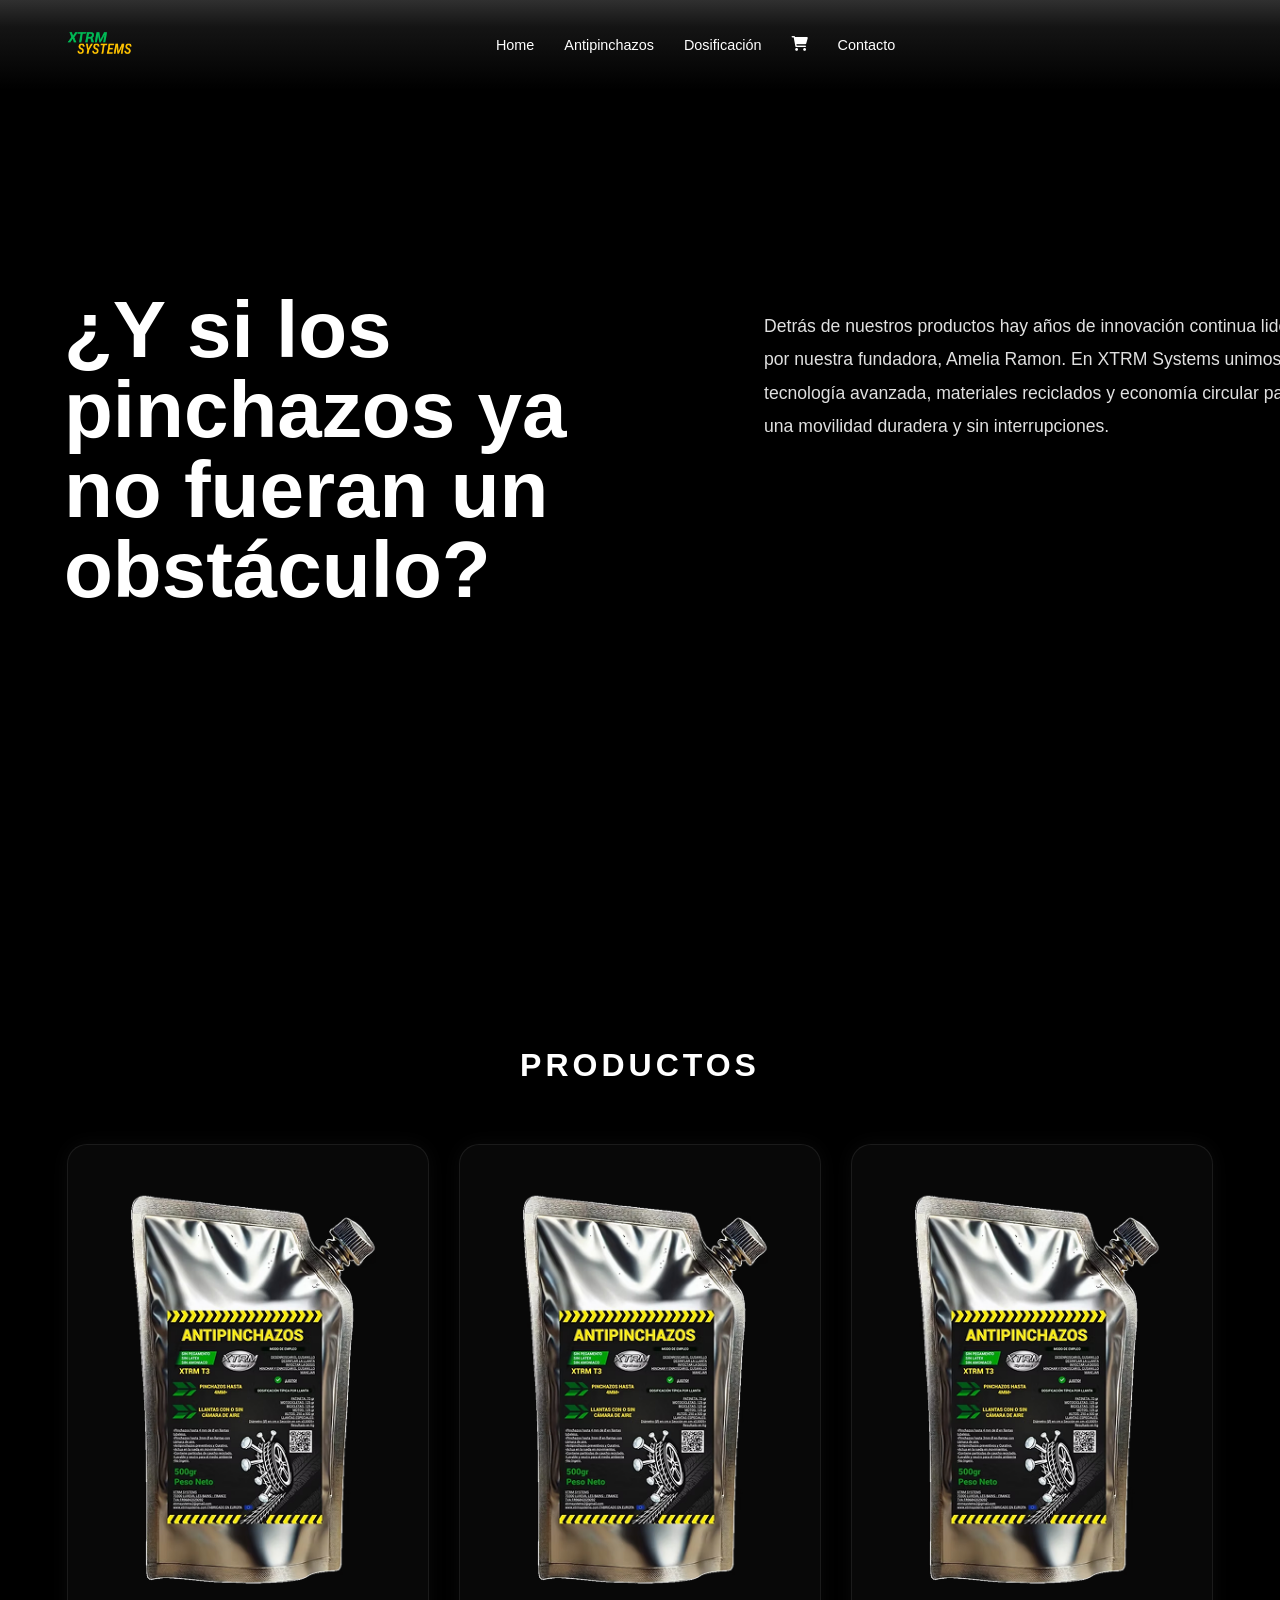
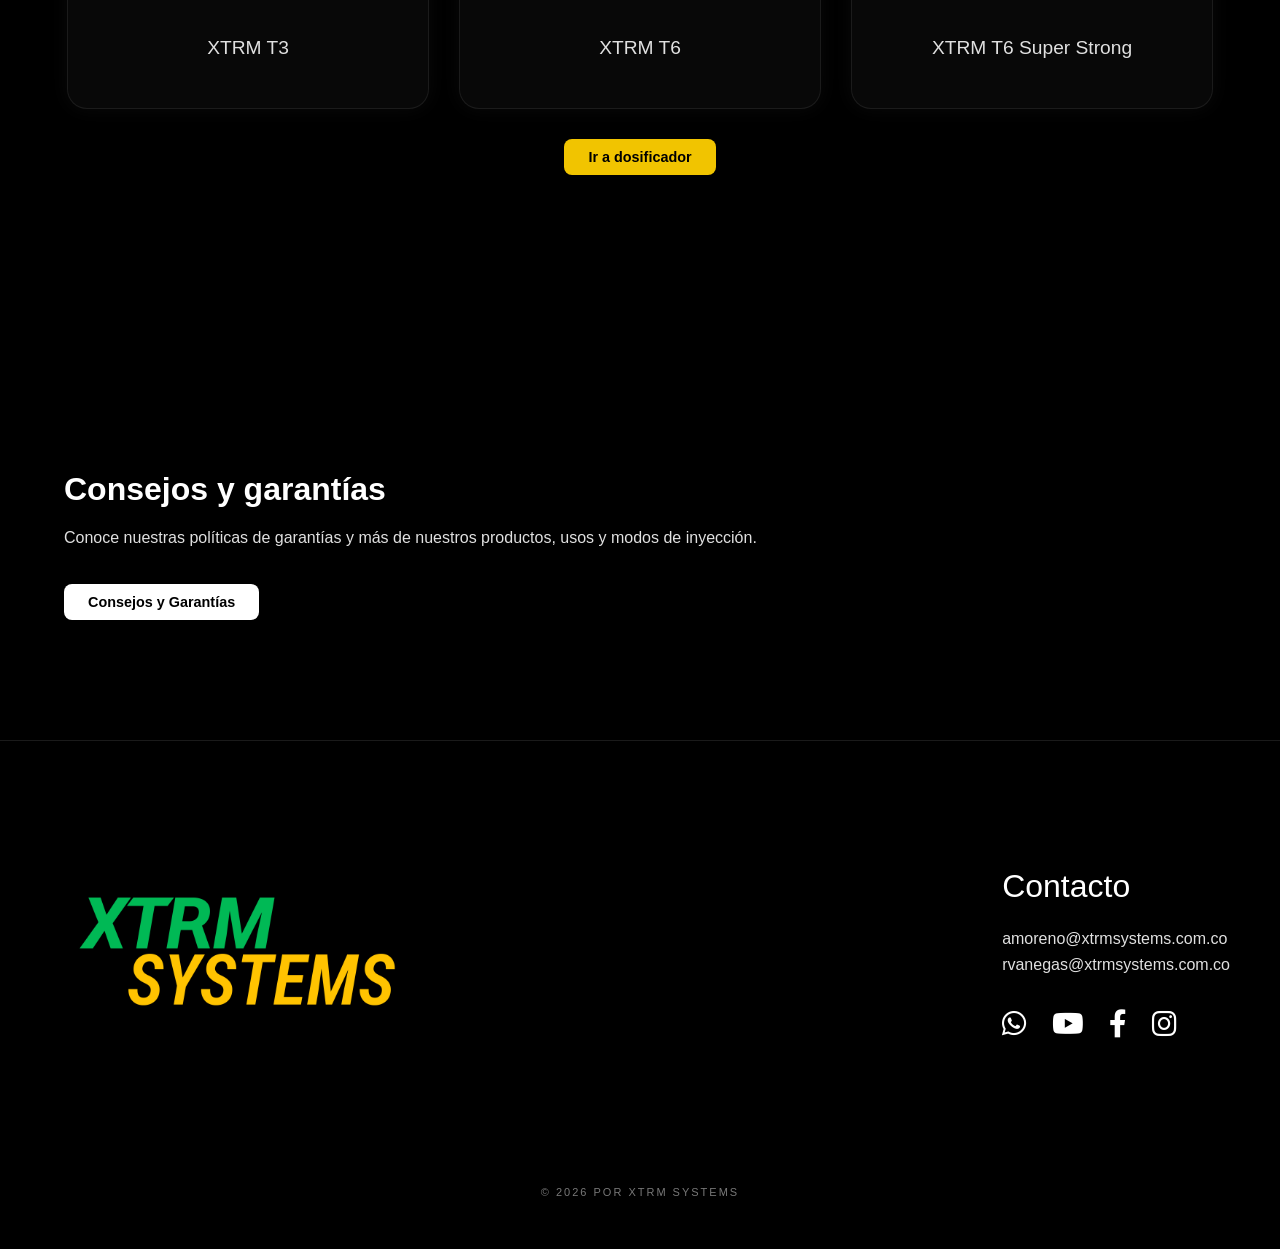
<file: pages/productos.html>
<!DOCTYPE html>
<html lang="es">

<head>
    <meta charset="UTF-8">
    <meta name="viewport" content="width=device-width, initial-scale=1.0">
    <title>productos</title>

    <!-- hoja de estilos -->
    <link rel="stylesheet" href="../styles/producto.css">
</head>

<body>

    <!-- nav -->
    <nav>

        <div class="logo">
            <img src="../multimedia/Logo Version 01.png" alt="XTRM SYSTEMS">
        </div>

        <ul class="nav-links">
            <li><a href="../pages/index.html">Home</a></li>
            <li><a href="../pages/productos.html">Antipinchazos</a></li>
            <li><a href="../pages/doscificacion.html">Dosificación</a></li>
            <a href="../pages/carrito.html">
            <i class="fas fa-shopping-cart"></i>
             <li><a href="../pages/contacto.html">Contacto</a></li>
        </a>
    </li>
            
        </ul>

        <div class="hamburger">
            <span></span>
            <span></span>
            <span></span>
        </div>

    </nav>

    <!-- hero -->
    <canvas></canvas>

    <section class="hero">

        <div class="hero-top">

            <!-- titulo -->
            <div class="hero-title">

                <h1>
                    ¿Y si los pinchazos ya no
                    fueran un obstáculo?
                </h1>

            </div>

            <!-- descripcion -->
            <div class="hero-description">

                <p>
                    Detrás de nuestros productos hay años de innovación continua
                    liderados por nuestra fundadora, Amelia Ramon.

                    En XTRM Systems unimos tecnología avanzada,
                    materiales reciclados y economía circular para darte una
                    movilidad duradera y sin interrupciones.
                </p>

            </div>

        </div>

    </section>

    <!-- productos -->
    <section class="productos">

        <h2>Productos</h2>

        <div class="productos-container">

            <!-- tarjeta 1 -->
            <div class="producto-card" data-producto="t3">

                <img src="../multimedia/image 58.png" alt="XTRM T3">

                <h3>XTRM T3</h3>

            </div>

            <!-- tarjeta 2 -->
            <div class="producto-card" data-producto="t6">

                <img src="../multimedia/image 59.png" alt="XTRM T6">

                <h3>XTRM T6</h3>

            </div>

            <!-- tarjeta 3 -->
            <div class="producto-card" data-producto="t6super">

                <img src="../multimedia/image 60.png" alt="XTRM T6 Super Strong">

                <h3>XTRM T6 Super Strong</h3>

            </div>

        </div>

        <!-- boton -->
        <div class="btn-container">

            <a href="../pages/doscificacion.html" class="btn-yellow">
                Ir a dosificador
            </a>

        </div>

    </section>

    <!-- detalle producto -->
    <section id="detalle-producto">

        <!-- producto 1 -->
        <div class="detalle-container">

            <!-- cerrar -->
            <button class="cerrar">×</button>

            <!-- imagen -->
            <div class="detalle-imagen">

                <img src="../multimedia/image 58.png" alt="producto">

            </div>

            <!-- info -->
            <div class="detalle-info-1">

                <h1>XTRM T3</h1>

                <h3>Protector antipinchazos para llantas</h3>

                <p>
                    XTRM T3 es una solución antipinchazos fluida diseñada para
                    proteger las llantas contra perforaciones durante el uso,
                    sellando automáticamente pequeñas perforaciones mientras la
                    llanta está en movimiento.
                </p>

                <h3>Protección eficaz</h3>

                <p>
                    XTRM T3 sella perforaciones en la banda de rodadura hasta:
                    4 mm en llantas tubeless y 3 mm en llantas con manguera.
                </p>

                <h3>Compatible con</h3>

                <p>
                    XTRM T3 puede utilizarse en llantas tubeless o con manguera.
                </p>

                <h3>Vehículos recomendados</h3>

                <p>
                    bicicletas, motos, scooters, motocarros,
                    maquinaria agrícola,
                    equipos de jardinería,
                    carritos de golf
                </p>

            </div>

        </div>

        <!-- producto 2 -->
        <div class="detalle-container-2">

            <!-- cerrar -->
            <button class="cerrar">×</button>

            <!-- imagen -->
            <div class="detalle-imagen">

                <img src="../multimedia/image 59.png" alt="producto">

            </div>

            <!-- info -->
            <div class="detalle-info-2">

                <h1>XTRM T6</h1>

                <h3>Protector antipinchazos para llantas</h3>

                <p>
                    XTRM T6 es un sellador antipinchazos de composición viscosa
                    con gránulos de caucho reciclado de diferentes granulometrías,
                    diseñado para ofrecer máxima protección.
                </p>

                <h3>Protección eficaz</h3>

                <p>
                    XTRM T6 sella perforaciones en la banda de rodadura hasta
                    8 mm de diámetro y protege los flancos inferiores.
                </p>

                <h3>Compatible con</h3>

                <p>
                    XTRM T6 está diseñado para llantas tubeless.
                </p>

                <h3>Vehículos recomendados</h3>

                <p>
                    camiones,
                    remolques,
                    vehículos 4x4,
                    maquinaria industrial
                </p>

            </div>

        </div>

        <!-- producto 3 -->
        <div class="detalle-container-3">

            <!-- cerrar -->
            <button class="cerrar">×</button>

            <!-- imagen -->
            <div class="detalle-imagen">

                <img src="../multimedia/image 60.png" alt="producto">

            </div>

            <!-- info -->
            <div class="detalle-info-3">

                <h1>XTRM T6 Super Strong</h1>

                <h3>Protector antipinchazos para llantas</h3>

                <p>
                    XTRM T6 Super Strong es un sellador antipinchazos de máxima
                    resistencia diseñado para soportar las condiciones de trabajo
                    más severas.
                </p>

                <h3>Protección eficaz</h3>

                <p>
                    Sella perforaciones en la banda de rodadura hasta
                    12 mm de diámetro.
                </p>

                <h3>Compatible con</h3>

                <p>
                    Diseñado para llantas tubeless.
                </p>

                <h3>Vehículos recomendados</h3>

                <p>
                    maquinaria pesada,
                    vehículos especiales,
                    equipos industriales
                </p>

            </div>

        </div>

    </section>

    <!-- consejos -->
    <section class="consejos">

        <div class="consejos-content">

            <h2>
                Consejos y garantías
            </h2>

            <p>
                Conoce nuestras políticas de garantías y más de nuestros
                productos, usos y modos de inyección.
            </p>

            <a href="../multimedia/Consejos y Garantias .pdf" class="btn-white">

                Consejos y Garantías

            </a>

        </div>

    </section>

    <!-- footer -->
    <footer class="main-footer">

        <div class="footer-container">

            <div class="footer-logo">
                <img src="../multimedia/Logo Version 01.png" alt="XTRM SYSTEMS">
            </div>

            <div class="footer-contact">

                <h2>Contacto</h2>

                <div class="emails">

                    <a href="mailto:amoreno@xtrmsystems.com.co">
                        amoreno@xtrmsystems.com.co
                    </a>

                    <a href="mailto:rvanegas@xtrmsystems.com.co">
                        rvanegas@xtrmsystems.com.co
                    </a>

                </div>
            
                <div class="social-icons">
                  <a href="https://wa.me/573125444391?text=Hola%20XTRM%20SYSTEMS,%20estoy%20interesado%20en%20sus%20servicios,%20deseo%20m%C3%A1s%20informaci%C3%B3n%20sobre%20sus%20productos."
                   class="phone"
                   target="_blank">
                   <i class="fab fa-whatsapp"></i>
                 </a>
                    <a href="https://www.youtube.com/@xtrmsystems1">
                        <i class="fab fa-youtube"></i>
                    </a>

                    <a href="https://web.facebook.com/xtrmsystems1?_rdc=1&_rdr">
                        <i class="fab fa-facebook-f"></i>
                    </a>

                    <a href="https://www.instagram.com/xtrmsystems?igsh=dGhjMzl5Z3cwdmZp">
                        <i class="fab fa-instagram"></i>
                    </a>

                </div>

            </div>

        </div>

        <div class="footer-bottom">

            <p>
                &copy; 2026 por XTRM SYSTEMS
            </p>

        </div>

    </footer>

    <link rel="stylesheet"
        href="https://cdnjs.cloudflare.com/ajax/libs/font-awesome/6.0.0/css/all.min.css">

    <!-- script -->
    <script src="../scripts/producto.js"></script>

</body>

</html>
</file>
<file: styles/aplicacion.css>
:root {

    --primary-green: #00b347;
    --secondary-yellow: #f1c400;
    --bg-dark: #000000;
    --text-main: #ffffff;
    --text-muted: #e0e0e0;
    --text-copyright: #777777;
    --transition: all 0.3s ease;

}



/* generales */

* {

    margin: 0;
    padding: 0;
    box-sizing: border-box;

}



html,
body {

    width: 100%;
    min-height: 100vh;

    background-color: var(--bg-dark);

    font-family: Arial, Helvetica, sans-serif;

    overflow-x: hidden;

    color: white;

}



/* inicio nav */

nav {

    display: flex;

    justify-content: space-between;

    align-items: center;

    padding: 20px 5%;

    position: fixed;

    top: 0;
    left: 0;

    width: 100%;

    z-index: 1000;

    background: linear-gradient(
        to bottom,
        rgba(80, 80, 80, 0.6) 0%,
        rgba(40, 40, 40, 0.5) 30%,
        rgba(0, 0, 0, 0.95) 100%
    );

    backdrop-filter: blur(10px);

}



/* logo */

.logo img {

    height: 40px;
    width: auto;

}



/* links */

.nav-links {

    display: flex;

    gap: 30px;

    list-style: none;

}



/* links */

.nav-links a {

    color: white;

    text-decoration: none;

    font-size: 15px;

    transition: var(--transition);

}



/* hover */

.nav-links a:hover {

    color: var(--primary-green);

}



/* fin nav */







/* panel */

.panel {

    width: 100%;

    height: 500vh;

    position: relative;

    overflow: hidden;

}



/* panel izquierda */

.panel-izquierda {

    background-color: black;

}



/* panel derecha */

.panel-derecha {

    background-color: black;

}



/* carrusel sticky */

.carrusel {

    width: 100%;

    height: 100vh;

    position: sticky;

    top: 0;

    display: flex;

    justify-content: flex-start;

    align-items: center;

    overflow: hidden;

    padding-left: 10%;

}



/* contenedor */

.carrusel-container {

    position: relative;

    width: 320px;

    height: 2200px;

    margin-top: 120vh;

    transition: transform 0.1s linear;

}



/* imagenes */

.carrusel-container img {

    position: absolute;

    width: 260px;
    height: 260px;

    object-fit: contain;

    left: 0;

    transition:
    transform 0.4s ease,
    opacity 0.4s ease,
    filter 0.4s ease;

}



/* hover */

.carrusel-container img:hover {

    transform: scale(1.03);

    filter: drop-shadow(
        0px 0px 20px rgba(255,255,255,0.4)
    );

}



/* imagen 1 */

.carrusel-container img:nth-child(1) {

    top: 0;

}



/* imagen 2 */

.carrusel-container img:nth-child(2) {

    top: 500px;

}



/* imagen 3 */

.carrusel-container img:nth-child(3) {

    top: 1000px;

}



/* imagen 4 */

.carrusel-container img:nth-child(4) {

    top: 1500px;

}



/* footer */

.main-footer {

    background-color: var(--bg-dark);

    padding: 100px 50px 40px;

    border-top: 1px solid #1a1a1a;

}



/* contenedor footer */

.footer-container {

    max-width: 1200px;

    margin: 0 auto;

    display: flex;

    justify-content: space-between;

    align-items: flex-start;

    flex-wrap: wrap;

    gap: 40px;

}



/* logo footer */

.footer-logo img {

    width: 350px;

}



/* titulo */

.footer-contact h2 {

    font-size: 32px;

    margin-bottom: 25px;

    font-weight: 400;

}



/* links footer */

.footer-contact a {

    display: block;

    color: var(--text-muted);

    text-decoration: none;

    margin-bottom: 8px;

    transition: var(--transition);

}



/* hover footer */

.footer-contact a:hover {

    color: var(--secondary-yellow);

}



/* telefono */

.phone {

    margin-top: 20px;

}



/* iconos */

.social-icons {

    display: flex;

    gap: 25px;

    margin-top: 35px;

}



/* links iconos */

.social-icons a {

    color: white;

    font-size: 28px;

    transition: var(--transition);

}



/* hover iconos */

.social-icons a:hover {

    transform: translateY(-5px);

    color: var(--primary-green);

}



/* copyright */

.footer-bottom {

    text-align: center;

    margin-top: 120px;

}



/* texto */

.footer-bottom p {

    font-size: 11px;

    color: var(--text-copyright);

    text-transform: uppercase;

    letter-spacing: 2px;

}



/* responsive */

@media (max-width: 768px) {



    /* nav */

    nav {

        padding: 20px;

    }



    /* links */

    .nav-links {

        gap: 15px;

    }



    /* panel */

    .panel {

        height: 350vh;

    }



    /* carrusel */

    .carrusel {

        padding-left: 5%;

    }



    /* contenedor */

    .carrusel-container {

        width: 180px;

        height: 1500px;

        margin-top: 100vh;

    }



    /* imagenes */

    .carrusel-container img {

        width: 160px;
        height: 160px;

    }



    /* imagen 1 */

    .carrusel-container img:nth-child(1) {

        top: 0;

    }



    /* imagen 2 */

    .carrusel-container img:nth-child(2) {

        top: 320px;

    }



    /* imagen 3 */

    .carrusel-container img:nth-child(3) {

        top: 640px;

    }



    /* imagen 4 */

    .carrusel-container img:nth-child(4) {

        top: 960px;

    }



    /* footer */

    .footer-container {

        flex-direction: column;

        align-items: center;

        text-align: center;

    }



    /* logo footer */

    .footer-logo img {

        width: 100%;

        max-width: 280px;

    }



    /* iconos */

    .social-icons {

        justify-content: center;

    }

}
</file>
<file: styles/carrito.css>
:root {
    --primary-green: #00b347;
    --secondary-yellow: #f1c400;
    --bg-dark: #000000;
    --text-main: #ffffff;
    --text-muted: #e0e0e0;
    --text-copyright: #777777;
    --transition: all 0.3s ease;
}

/* generales */

html,
body {
    background-color: var(--bg-dark);
    margin: 0;
    padding: 0;
    width: 100%;
    min-height: 100vh;
    overflow-x: hidden;
    font-family: Arial, Helvetica, sans-serif;
    color: var(--text-main);
}

/* IMPORTANTE */
* {
    box-sizing: border-box;
}

/* canvas */

canvas {
    position: fixed;
    inset: 0;
    width: 100%;
    height: 100%;
    z-index: -1;
}

/* capas */

.hero,
.body,
.main-footer,
nav,
.productos,
#detalle-producto,
.consejos {
    position: relative;
    z-index: 2;
}

/* nav */

nav {
    display: flex;
    justify-content: space-between;
    align-items: center;

    padding: 20px 5%;

    position: fixed;
    width: 100%;
    top: 0;
    left: 0;

    z-index: 1000;

    background: linear-gradient(
        to bottom,
        rgba(80, 80, 80, 0.6) 0%,
        rgba(40, 40, 40, 0.5) 30%,
        rgba(0, 0, 0, 0.95) 100%
    );

    backdrop-filter: blur(10px);
}

.logo img {
    height: 40px;
    width: auto;
    object-fit: contain;
}

.nav-links {
    display: flex;
    list-style: none;
    gap: 30px;
}

.nav-links a {
    color: #fff;
    text-decoration: none;
    font-size: 0.9rem;
    font-weight: 300;
    transition: var(--transition);
}

.nav-links a:hover {
    color: var(--primary-green);
}

/* HERO */

.hero {
    width: 100%;
    min-height: 100vh;
    padding: 0 5%;
}

/* =========================
   CARRITO (ULTRA PEQUEÑO)
========================= */

.carrito {
    width: 100%;
    max-width: 750px;

    margin: 0 auto;

    padding: 110px 15px 60px 60px;
}

.carrito h1 {
    font-size: 2rem;
    font-weight: 300;
    margin-bottom: 18px;
}

/* card mini */

.card-producto {
    display: flex;
    align-items: center;
    gap: 14px;

    background: #111;
    border-radius: 12px;
    padding: 12px 18px;

    width: 100%;
    max-width: 650px; /* MÁS ANCHA */

    min-height: 90px; /* mantiene altura consistente */

    box-shadow:
        inset 0 0 1px rgba(255,255,255,.2),
        0 6px 15px rgba(0,0,0,.5);
}

.card-producto img {
    width: 50px;
}

.info h2 {
    font-size: 0.95rem;
    margin-bottom: 6px;
}

.cantidad {
    display: flex;
    align-items: center;
    gap: 6px;
    margin-bottom: 10px;
}

.cantidad label {
    font-size: 0.75rem;
    color: #ccc;
}

.cantidad select {
    background: #000;
    color: white;
    border: 1px solid #444;
    border-radius: 6px;
    padding: 3px 6px;
    font-size: 0.75rem;
}

.precio {
    font-size: 0.95rem;
    color: #ddd;
}

/* botón mini */

.btn-pagar {
    display: block;
    margin: 20px auto 0;

    width: 170px;
    height: 40px;

    border: none;
    border-radius: 8px;

    background: #f6c93b;
    color: #000;

    font-size: 0.9rem;
    font-weight: 500;

    cursor: pointer;
    transition: .3s;
}

.btn-pagar:hover {
    background: #ffd84d;
    transform: translateY(-2px);
}

/* FOOTER (igual) */

.main-footer {
    background-color: var(--bg-dark);
    padding: 100px 50px 40px;
    border-top: 1px solid #1a1a1a;
}

/* RESPONSIVE */

@media (max-width: 768px) {

    .carrito {
        padding: 100px 15px 40px 15px;
    }

    .carrito h1 {
        font-size: 1.6rem;
        text-align: center;
    }

    .card-producto {
        flex-direction: column;
        max-width: 100%;
        text-align: center;
    }

    .card-producto img {
        width: 45px;
    }

    .btn-pagar {
        width: 80%;
        height: 38px;
        font-size: 0.85rem;
    }
}
/* footer */

.main-footer {
    background-color: var(--bg-dark);
    padding: 100px 50px 40px;
    border-top: 1px solid #1a1a1a;
}

.footer-container {

    max-width: 1200px;

    margin: 0 auto;

    display: flex;
    justify-content: space-between;
    align-items: flex-start;

    flex-wrap: wrap;

    gap: 40px;
}

.footer-logo img {
    width: 350px;
    padding: 12px;
    border-radius: 12px;
}

.footer-contact h2 {
    font-size: 32px;
    margin-bottom: 25px;
    font-weight: 400;
}

.footer-contact a {
    display: block;

    color: var(--text-muted);

    text-decoration: none;

    margin-bottom: 8px;

    transition: var(--transition);
}

.footer-contact a:hover {
    color: var(--secondary-yellow);
}

.social-icons {
    display: flex;
    gap: 25px;
    margin-top: 35px;
}

.social-icons a {
    color: white;
    font-size: 28px;
    transition: var(--transition);
}

.social-icons a:hover {
    transform: translateY(-5px);
    color: var(--primary-green);
}

.footer-bottom {
    text-align: center;
    margin-top: 120px;
}

.footer-bottom p {
    font-size: 11px;
    color: var(--text-copyright);
    text-transform: uppercase;
    letter-spacing: 2px;
}

/* animacion */

@keyframes aparecer {

    from {
        opacity: 0;
        transform: translateY(40px);
    }

    to {
        opacity: 1;
        transform: translateY(0);
    }
}

/* responsive */

@media (max-width: 768px) {

    nav {
        width: 100%;
        padding: 20px;
    }

    .nav-links {
        gap: 15px;
    }

    .hero-top,
    .detalle-container,
    .detalle-container-2,
    .detalle-container-3 {

        grid-template-columns: 1fr;

        gap: 40px;
    }

    .hero-title h1 {
        font-size: 3rem;
    }

    .detalle-info-1 h1,
    .detalle-info-2 h1,
    .detalle-info-3 h1 {
        font-size: 1.8rem;
    }

    .detalle-imagen img {
        max-width: 200px;
        transform: none;
    }

    .cerrar {
        top: 18px;
        right: 18px;
    }

    .footer-container {
        flex-direction: column;
        align-items: center;
        text-align: center;
    }

    .footer-logo img {
        width: 100%;
        max-width: 280px;
    }

    .social-icons {
        justify-content: center;
    }
}
</file>
<file: styles/contacto.css>
:root {
    --primary-green: #00b347;
    --secondary-yellow: #f1c400;
    --bg-dark: #000000;
    --text-main: #ffffff;
    --text-muted: #e0e0e0;
    --text-copyright: #777777;
    --transition: all 0.3s ease;
}

/* reset global */
* {
    margin: 0;
    padding: 0;
    box-sizing: border-box;
}

/* generales */
html,
body {
    background-color: var(--bg-dark);
    width: 100%;
    min-height: 100vh;
    overflow-x: hidden;
    font-family: Arial, Helvetica, sans-serif;
    color: var(--text-main);
}

/* canvas */
canvas {
    position: fixed;
    inset: 0;
    width: 100%;
    height: 100%;
    z-index: -1;
}

/* capas */
nav {
    position: relative;
    z-index: 2;
}

/* navegación */
nav {
    display: flex;
    justify-content: space-between;
    align-items: center;
    padding: 20px 5%;
    position: fixed;
    width: 100%;
    top: 0;
    left: 0;
    z-index: 1000;
    background: linear-gradient(
        to bottom,
        rgba(80, 80, 80, 0.6),
        rgba(0, 0, 0, 0.95)
    );
    backdrop-filter: blur(10px);
}

/* logo */
.logo img {
    height: 40px;
}

/* nav links */
.nav-links {
    display: flex;
    list-style: none;
    gap: 25px;
}

.nav-links a {
    color: white;
    text-decoration: none;
    font-size: 14px;
}

.nav-links a:hover {
    color: var(--primary-green);
}

/* contacto */
.contacto {
    width: 100%;
    min-height: 100vh;
    display: flex;
    flex-direction: column;
    align-items: center;
    padding: 140px 20px 80px;
    text-align: center;
}

/* header */
.contacto-header {
    max-width: 800px;
    margin-bottom: 60px;
    padding: 40px;
    border-radius: 24px;
}

.contacto-header h1 {
    font-size: clamp(3rem, 5vw, 4.5rem);
    font-weight: 700;
    margin-bottom: 20px;
    color: white;
}

.contacto-header p {
    font-size: 1.1rem;
    line-height: 1.8;
    color: #bdbdbd;
    max-width: 650px;
    margin: 0 auto;
}

/* formulario */
.formulario {
    width: 100%;
    max-width: 700px;
    margin: 0 auto;
    display: flex;
    flex-direction: column;
    gap: 25px;
    text-align: left;
}

/* fila nombre + apellido */
.fila {
    display: flex;
    flex-direction: row;
    gap: 20px;
    width: 100%;
}

.fila .campo {
    flex: 1;
    min-width: 0;
}

/* campo */
.campo {
    display: flex;
    flex-direction: column;
    gap: 10px;
    width: 100%;
}

/* label */
.campo label {
    font-size: 15px;
    color: white;
}

/* inputs y textarea */
.campo input,
.campo textarea {
    width: 100%;
    background-color: #000;
    border: 1px solid #444;
    border-radius: 12px;
    color: white;
    font-size: 16px;
    font-family: inherit;
}

/* input */
.campo input {
    height: 50px;
    padding: 0 15px;
}

/* textarea */
.campo textarea {
    height: 180px;
    padding: 15px;
    resize: none;
}

/* focus */
.campo input:focus,
.campo textarea:focus {
    outline: none;
    border-color: var(--secondary-yellow);
    background-color: #000;
    color: white;
}

/* evitar que el navegador ponga fondo blanco al escribir */
.campo input:not(:placeholder-shown),
.campo textarea:not(:placeholder-shown) {
    background-color: #000;
    color: white;
}

/* autofill chrome */
input:-webkit-autofill,
input:-webkit-autofill:hover,
input:-webkit-autofill:focus,
input:-webkit-autofill:active {
    -webkit-box-shadow: 0 0 0 1000px #000 inset !important;
    -webkit-text-fill-color: #fff !important;
    caret-color: #fff !important;
    transition: background-color 9999s ease-in-out 0s;
}

/* teléfono */
.telefono-input {
    display: flex;
    align-items: center;
    width: 100%;
    height: 50px;
    border: 1px solid #444;
    border-radius: 12px;
    background-color: #000;
    overflow: hidden;
}

/* focus teléfono */
.telefono-input:focus-within {
    border-color: var(--secondary-yellow);
}

/* select país */
.telefono-input select {
    width: 100px;
    height: 100%;
    background: #111;
    color: white;
    border: none;
    border-right: 1px solid #444;
    padding: 0 10px;
    cursor: pointer;
}

/* input teléfono interno */
.telefono-input input {
    flex: 1;
    width: 100%;
    height: 100%;
    border: none;
    outline: none;
    background: transparent;
    color: white;
    padding: 0 15px;
}

/* placeholder */
::placeholder {
    color: #777;
}

/* boton */
.boton-container {
    display: flex;
    justify-content: center;
}

.boton-container button {
    width: 220px;
    height: 55px;
    border: none;
    border-radius: 12px;
    background: var(--secondary-yellow);
    color: black;
    font-size: 16px;
    cursor: pointer;
    transition: 0.3s;
}

.boton-container button:hover {
    transform: scale(1.05);
}

/* validación */

.campo input.invalid,
.campo textarea.invalid {
    border-color: #ff4d4d !important;
}

.campo input.valid,
.campo textarea.valid {
    border-color: var(--primary-green) !important;
}

.telefono-input input.invalid,
.telefono-input input.valid {
    border: none !important;
}

.mensaje-error {
    display: block;
    color: #ff4d4d;
    font-size: 13px;
    margin-top: 4px;
}

/* mensaje de gracias */

.mensaje-gracias {
    display: none;
    width: 100%;
    max-width: 680px;
    margin: 140px auto 80px;
    padding: 60px 50px;
    border-radius: 24px;
    border: 1px solid var(--secondary-yellow);
    background: rgba(255, 255, 255, 0.03);
    text-align: center;
}

/* animacion solo al mostrarse */
.mensaje-gracias.visible {
    animation: aparecer 0.6s ease forwards;
}

.mensaje-gracias h2 {
    font-size: clamp(2rem, 4vw, 3rem);
    font-weight: 700;
    margin-bottom: 24px;
    color: var(--secondary-yellow);
}

.mensaje-gracias p {
    color: #bdbdbd;
    font-size: 1.05rem;
    line-height: 1.8;
    margin-bottom: 16px;
}

/* footer */
.main-footer {
    background-color: var(--bg-dark);
    padding: 100px 50px 40px;
    border-top: 1px solid #1a1a1a;
}

.footer-container {
    max-width: 1200px;
    margin: 0 auto;
    display: flex;
    justify-content: space-between;
    align-items: flex-start;
    flex-wrap: wrap;
    gap: 40px;
}

.footer-logo img {
    width: 350px;
    padding: 12px;
    border-radius: 12px;
}

.footer-contact h2 {
    font-size: 32px;
    margin-bottom: 25px;
    font-weight: 400;
}

.footer-contact a {
    display: block;
    color: var(--text-muted);
    text-decoration: none;
    margin-bottom: 8px;
    transition: var(--transition);
}

.footer-contact a:hover {
    color: var(--secondary-yellow);
}

.social-icons {
    display: flex;
    gap: 25px;
    margin-top: 35px;
}

.social-icons a {
    color: white;
    font-size: 28px;
    transition: var(--transition);
}

.social-icons a:hover {
    transform: translateY(-5px);
    color: var(--primary-green);
}

.footer-bottom {
    text-align: center;
    margin-top: 120px;
}

.footer-bottom p {
    font-size: 11px;
    color: var(--text-copyright);
    text-transform: uppercase;
    letter-spacing: 2px;
}

/* animacion */
@keyframes aparecer {
    from {
        opacity: 0;
        transform: translateY(40px);
    }
    to {
        opacity: 1;
        transform: translateY(0);
    }
}

/* responsive */
@media (max-width: 768px) {
    nav {
        width: 100%;
        padding: 20px;
    }

    .nav-links {
        gap: 15px;
    }

    .fila {
        flex-direction: column;
    }

    .footer-container {
        flex-direction: column;
        align-items: center;
        text-align: center;
    }

    .footer-logo img {
        width: 100%;
        max-width: 280px;
    }

    .social-icons {
        justify-content: center;
    }
}
</file>
<file: styles/dosificacion.css>
/* root */
:root {
    --primary-green: #00b347;
    --secondary-yellow: #f1c400;
    --bg-dark: #000000;
    --text-main: #ffffff;
    --text-muted: #d9d9d9;
    --text-copyright: #777777;
    --transition: all 0.3s ease;
}

/* reset */
* {
    margin: 0;
    padding: 0;
    box-sizing: border-box;
}

/* general */
html,
body {
    width: 100%;
    min-height: 100vh;

    overflow-x: hidden;

    font-family: Arial, Helvetica, sans-serif;

    background: var(--bg-dark);
    color: var(--text-main);

    scroll-behavior: smooth;
}

/* canvas */
canvas {
    position: fixed;
    inset: 0;

    width: 100%;
    height: 100%;

    z-index: -1;
}

/* capas */
.hero,
.body,
.main-footer,
nav,
.productos,
#detalle-producto,
.consejos,
.calculadora,
.resultado {
    position: relative;
    z-index: 2;
}

/* header */
header {
    width: 100%;
}

/* nav */
nav {
    display: flex;
    justify-content: space-around;
    align-items: center;

    width: 100%;

    padding: 20px 5%;

    position: fixed;
    top: 0;
    left: 0;

    z-index: 1000;

    background: linear-gradient(
        to bottom,
        rgba(80, 80, 80, 0.6) 0%,
        rgba(40, 40, 40, 0.5) 30%,
        rgba(0, 0, 0, 0.95) 100%
    );

    backdrop-filter: blur(10px);
}

/* logo */
.logo {
    display: flex;
    align-items: center;
}

.logo img {
    height: 40px;
    width: auto;

    object-fit: contain;
}

/* enlaces nav */
.nav-links {
    display: flex;
    align-items: center;

    list-style: none;

    gap: 30px;
}

/* links */
.nav-links a {
    color: var(--text-main);

    text-decoration: none;

    font-size: 0.9rem;
    font-weight: 300;

    transition: var(--transition);
}

.nav-links a:hover {
    color: var(--primary-green);
}

/* hero */
.hero-dosificacion {
    width: 100%;
    height: 45vh;

    display: flex;
    justify-content: center;
    align-items: center;

    padding-top: 120px;

    text-align: center;
}

/* titulo hero */
.hero-dosificacion h1 {
    font-size:  4rem;
    font-weight: 300;

    color: white;

    letter-spacing: 4px;

    text-transform: uppercase;
}

/* calculadora */
.calculadora {
    width: 100%;

    padding: 80px 5% 120px;
}

/* titulo */
.calculadora-titulo {
    margin-bottom: 70px;

    text-align: center;
}

.calculadora-titulo h2 {
    font-size: 3rem;
    font-weight: 300;
}

/* categorias */
.categorias {
    display: flex;
    justify-content: center;
    align-items: center;
    flex-wrap: wrap;

    gap: 28px;

    margin-top: 50px;
    margin-bottom: 90px;

    position: relative;
    z-index: 10;
}
/* botones categorias */
.categoria-btn {
    min-width: 180px;

    padding: 16px 30px;

    border-radius: 14px;

    border: 1px solid rgba(255,255,255,0.14);

    background: rgba(255,255,255,0.03);

    color: white;
    font-size: 1rem;

    cursor: pointer;

    transition: var(--transition);
}

.categoria-btn:hover {
    transform: translateY(-3px);

    border-color: var(--secondary-yellow);
}

.categoria-btn.active {
    background: var(--secondary-yellow);

    border-color: var(--secondary-yellow);

    color: black;
    font-weight: bold;
}

/* menu camion */
.camion-container {
    position: relative;
}

/* opciones menu */
.opciones-contenido {
    width: 230px;

    position: absolute;
    top: calc(100% + 14px);
    left: 0;

    display: none;
    flex-direction: column;

    gap: 5px;

    padding: 8px;

    border-radius: 12px;

    background: #0d0d0d;

    border: 1px solid rgba(255,255,255,0.08);

    box-shadow: 0 10px 35px rgba(0,0,0,0.55);

    z-index: 1200;
}

.opciones-contenido.active {
    display: flex;
}

/* productos menu */
.producto {
    width: 100%;

    padding: 13px 15px;

    border-radius: 8px;

    background: transparent;

    color: #bbbbbb;
    font-size: 0.95rem;
    text-align: left;

    cursor: pointer;

    transition: var(--transition);
}

.producto:hover,
.producto.active-sub {
    background: var(--secondary-yellow);

    color: black;
    font-weight: bold;
}

/* grid principal */
.calculadora-container {
    width: 100%;
    max-width: 1300px;

    margin: 0 auto;

    display: grid;
    grid-template-columns: 420px 1fr;

    gap: 80px;

    align-items: start;
}

/* lado izquierdo */
.lado-izquierdo {
    width: 100%;

    position: sticky;
    top: 140px;

    display: flex;
    flex-direction: column;
    align-items: center;

    gap: 40px;
}

/* imagen */
.calculadora-imagen {
    width: 100%;

    display: flex;
    justify-content: center;
}

.calculadora-imagen img {
    width: 100%;
    max-width: 360px;
    height: auto;

    object-fit: contain;

    filter: drop-shadow(0 30px 50px rgba(0,0,0,0.7));
}

/* boton app */
.btn-aplicacion-link {
    text-decoration: none;
}

.btn-aplicacion {
    padding: 15px 45px;

    border-radius: 12px;

    border: 1px solid rgba(255,255,255,0.2);

    background: transparent;

    color: white;
    font-size: 1rem;

    cursor: pointer;

    transition: var(--transition);
}

.btn-aplicacion:hover {
    color: var(--secondary-yellow);

    border-color: var(--secondary-yellow);
}

/* panel */
.calculadora-panel {
    width: 100%;

    display: flex;
    flex-direction: column;

    gap: 35px;
}

.calculadora-panel h3 {
    font-size: 2.5rem;
    font-weight: 300;
}

/* paneles */
#panel-normal {
    display: flex;
    flex-direction: column;
}

#panel-camion {
    display: none;
    flex-direction: column;
}

/* formularios */
.form-group {
    display: flex;
    flex-direction: column;

    gap: 12px;

    margin-bottom: 28px;
}

.form-group label {
    color: #bbbbbb;

    font-size: 1rem;
}

/* inputs */
.form-group input,
.form-group select {
    width: 100%;
    max-width: 560px;

    padding: 18px;

    border-radius: 12px;

    border: 1px solid rgba(255,255,255,0.08);

    background: rgba(255,255,255,0.03);

    color: white;
    font-size: 1rem;

    outline: none;
}

/* select */
.form-group select {
    appearance: none;
    -webkit-appearance: none;
    -moz-appearance: none;

    cursor: pointer;

    background-color: #080808;
}

.form-group select option {
    background: black;
    color: white;
}

/* slider */
.slider-container {
    width: 100%;
    max-width: 560px;

    display: flex;
    align-items: center;

    gap: 18px;
}

.slider-container input[type="range"] {
    flex: 1;
}

/* valor slider */
.valor-slider {
    min-width: 65px;

    padding: 12px;

    text-align: center;

    border-radius: 10px;

    background: rgba(255,255,255,0.03);

    border: 1px solid rgba(255,255,255,0.08);
}

/* botones panel */
.botones-panel {
    display: flex;
    flex-wrap: wrap;

    gap: 18px;
}

/* boton amarillo */
.btn-yellow {
    padding: 16px 35px;

    border: none;
    border-radius: 12px;

    background: var(--secondary-yellow);

    color: black;
    font-size: 1rem;
    font-weight: bold;

    cursor: pointer;

    transition: var(--transition);
}

.btn-yellow:hover {
    transform: translateY(-3px);
}

/* botones uso */
.uso-btns {
    display: flex;
    flex-wrap: wrap;

    gap: 15px;
}

.uso-btn {
    padding: 14px 24px;

    border-radius: 10px;

    border: 1px solid rgba(255,255,255,0.2);

    background: transparent;

    color: white;
    font-size: 0.95rem;

    cursor: pointer;

    transition: var(--transition);
}

.uso-btn:hover {
    border-color: var(--secondary-yellow);
}

/* tarjeta info */
.tarjeta-info {
    width: 100%;
    max-width: 680px;

    margin-top: 20px;

    padding: 38px;

    border-radius: 18px;

    background: rgba(255,255,255,0.03);

    border: 1px solid rgba(255,255,255,0.08);
}

/* cantidad producto */
.cantidad-producto h2 {
    font-size: 3.5rem;

    margin-bottom: 10px;
}

.cantidad-producto p {
    color: #bbbbbb;

    font-size: 0.95rem;
}

/* linea */
.linea {
    width: 100%;
    height: 1px;

    margin: 30px 0;

    background: rgba(255,255,255,0.08);
}

/* productos recomendados */
.productos-recomendados h4 {
    margin-bottom: 22px;

    color: #888888;
    font-size: 0.85rem;

    letter-spacing: 1px;
    text-transform: uppercase;
}

/* cards */
.cards-productos {
    display: flex;
    flex-wrap: wrap;

    gap: 20px;
}

/* card producto */
.card-producto {
    flex: 1;
    min-width: 260px;

    padding: 25px;

    border-radius: 15px;

    background: linear-gradient(
        145deg,
        rgba(20,20,20,1),
        rgba(35,35,35,0.75)
    );

    border: 1px solid rgba(255,255,255,0.05);
}

/* etiqueta */
.etiqueta {
    display: inline-block;

    margin-bottom: 15px;

    padding: 6px 14px;

    border-radius: 20px;

    background: #39b54a;

    color: white;
    font-size: 0.75rem;
    font-weight: bold;
}

/* textos card */
.card-producto h5 {
    margin-bottom: 12px;

    font-size: 1.1rem;
}

.card-producto p {
    color: #bbbbbb;

    font-size: 0.88rem;
    line-height: 1.6;
}

/* resultado */
.resultado {
    padding: 100px 5% 120px;
}

.resultado-container {
    max-width: 900px;
}

.resultado h2 {
    margin-bottom: 20px;

    font-size: 3rem;
    font-weight: 300;
}

.resultado p {
    color: var(--text-muted);

    font-size: 1.15rem;
    line-height: 1.8;
}

.resultado span {
    color: var(--secondary-yellow);

    font-weight: bold;
}

/* footer */
.main-footer {
    padding: 100px 50px 40px;

    background: var(--bg-dark);

    border-top: 1px solid #1a1a1a;
}

/* footer container */
.footer-container {
    width: 100%;
    max-width: 1200px;

    margin: 0 auto;

    display: flex;
    justify-content: space-between;
    align-items: flex-start;
    flex-wrap: wrap;

    gap: 40px;
}

/* footer logo */
.footer-logo img {
    width: 350px;

    padding: 12px;

    border-radius: 14px;
}

/* contacto */
.footer-contact h2 {
    margin-bottom: 25px;

    font-size: 2rem;
    font-weight: 400;
}

.footer-contact a {
    display: block;

    margin-bottom: 10px;

    color: var(--text-muted);

    text-decoration: none;

    transition: var(--transition);
}

.footer-contact a:hover {
    color: var(--secondary-yellow);
}

/* redes */
.social-icons {
    display: flex;

    gap: 25px;

    margin-top: 30px;
}

.social-icons a {
    color: white;

    font-size: 28px;

    transition: var(--transition);
}

.social-icons a:hover {
    color: var(--primary-green);

    transform: translateY(-4px);
}

/* footer abajo */
.footer-bottom {
    margin-top: 100px;

    text-align: center;
}

.footer-bottom p {
    color: var(--text-copyright);

    font-size: 11px;

    text-transform: uppercase;
    letter-spacing: 2px;
}

/* responsive */
@media (max-width: 992px) {

    .calculadora-container {
        grid-template-columns: 1fr;

        gap: 50px;
    }

    .lado-izquierdo {
        position: static;

        order: 1;
    }

    .calculadora-panel {
        order: 2;
    }

    .calculadora-imagen img {
        max-width: 280px;
    }

    .form-group input,
    .form-group select,
    .slider-container,
    .tarjeta-info {
        max-width: 100%;
    }

    .calculadora-panel h3 {
        font-size: 2.1rem;
    }
}

@media (max-width: 768px) {

    nav {
        width: 100%;

        padding: 20px;
    }

    .nav-links {
        gap: 15px;
    }

    .nav-links a {
        font-size: 0.85rem;
    }

    .logo img {
        height: 36px;
    }

    .calculadora {
        padding-top: 190px;
    }

    .calculadora-titulo h2 {
        font-size: 2.2rem;
    }

    .categorias {
        margin-bottom: 60px;
    }

    .categoria-btn {
        width: 100%;
    }

    .botones-panel {
        flex-direction: column;
    }

    .slider-container {
        flex-direction: column;
        align-items: flex-start;
    }
    @media (max-width: 768px) {

    .hero-dosificacion {
        height: 35vh;
        padding-top: 100px;
    }

    .hero-dosificacion h1 {
        font-size: 2.4rem;

        line-height: 1.2;
    }

      }

    .footer-container {
        flex-direction: column;

        align-items: center;
        text-align: center;
    }

    .footer-logo img {
        width: 100%;
        max-width: 280px;
    }

    .social-icons {
        justify-content: center;
    }
}
</file>
<file: styles/productomkplace.css>
:root {
    --primary-green: #00b347;
    --secondary-yellow: #f1c400;
    --bg-dark: #000000;
    --text-main: #ffffff;
    --text-muted: #d9d9d9;
    --text-copyright: #777777;
    --transition: all 0.3s ease;
}
 
/* generales */
 
html,
body {
    margin: 0;
    padding: 0;
 
    width: 100%;
    min-height: 100vh;
 
    overflow-x: hidden;
 
    background-color: var(--bg-dark);
 
    font-family: Arial, Helvetica, sans-serif;
 
    color: var(--text-main);
}
 
/* canvas */
 
canvas {
    position: fixed;
 
    inset: 0;
 
    width: 100%;
    height: 100%;
 
    z-index: -1;
}
 
/* capas */
 
.hero,
.productos,
.dosificador-section,
.consejos,
.main-footer,
nav {
    position: relative;
 
    z-index: 2;
}
 
/* nav */
 
nav {
    display: flex;
 
    justify-content: space-between;
 
    align-items: center;
 
    padding: 20px 5%;
 
    position: fixed;
 
    top: 0;
    left: 0;
 
    width: 90%;
 
    z-index: 1000;
 
    background: linear-gradient(
        to bottom,
        rgba(80,80,80,0.6) 0%,
        rgba(40,40,40,0.4) 40%,
        rgba(0,0,0,0.95) 100%
    );
 
    backdrop-filter: blur(10px);
}
 
.logo img {
    height: 40px;
 
    width: auto;
}
 
.nav-links {
    display: flex;
 
    list-style: none;
 
    gap: 30px;
}
 
.nav-links a {
    color: white;
 
    text-decoration: none;
 
    font-size: 0.95rem;
 
    transition: var(--transition);
}
 
.nav-links a:hover {
    color: var(--primary-green);
}
 
/* hero */
 
.hero {
    width: 100%;
 
    min-height: 100vh;
 
    display: flex;
 
    align-items: center;
 
    padding: 0 5%;
}
 
.hero-top {
    width: 100%;
 
    display: grid;
 
    grid-template-columns: 1fr 1fr;
 
    gap: 120px;
}
 
.hero-title h1 {
    font-size: 5rem;
 
    line-height: 1;
 
    margin: 0;
}
 
.hero-description p {
    color: var(--text-muted);
 
    font-size: 1.1rem;
 
    line-height: 1.9;
 
    padding-top: 20px;
}
 
/* productos */
 
.productos {
    padding: 120px 5% 40px;
 
    text-align: center;
}
 
.productos h2 {
    font-size: 2rem;
 
    letter-spacing: 4px;
 
    margin-bottom: 60px;
 
    text-transform: uppercase;
}
 
.productos-container {
    display: flex;
 
    justify-content: center;
 
    gap: 30px;
 
    flex-wrap: wrap;
}
 
/* tarjetas */
 
.producto-card {
    width: 300px;
 
    padding: 30px;
 
    border-radius: 22px;
 
    background: rgba(255,255,255,0.03);
 
    border: 1px solid rgba(255,255,255,0.08);
 
    backdrop-filter: blur(10px);
 
    transition: var(--transition);
 
    cursor: pointer;
 
    position: relative;
}
 
.producto-card:hover {
    transform: translateY(-10px);
 
    box-shadow:
        0 0 40px rgba(255,255,255,0.08);
}
 
.producto-card img {
    width: 100%;
 
    margin-bottom: 20px;
}
 
.producto-card h3 {
    font-size: 1.2rem;
 
    color: var(--text-muted);
 
    font-weight: 300;
}
 
/* estrellas */
 
.estrella-forma,
.estrella-rellena {
    position: absolute;
 
    top: 15px;
    right: 15px;
 
    border: none;
 
    background: transparent;
 
    font-size: 1.8rem;
 
    cursor: pointer;
 
    transition: 0.3s ease;
}
 
.estrella-forma {
    color: white;
}
 
.estrella-rellena {
    color: #f1c400;
}
 
.estrella-forma:hover,
.estrella-rellena:hover {
    transform: scale(1.1);
}
 
/* dosificador */
 
.dosificador-section {
    padding: 40px 5% 40px;
 
    text-align: center;
 
    display: flex;
 
    justify-content: center;
 
    background-color: var(--bg-dark);
}
 
/* boton dosificador */
 
.btn-yellow {
    display: inline-block;
 
    background: #f1c400;
 
    color: black;
 
    text-decoration: none;
 
    padding: 14px 36px;
 
    border-radius: 10px;
 
    font-weight: 700;
 
    font-size: 0.95rem;
 
    transition: var(--transition);
}
 
.btn-yellow:hover {
    background: #ffd500;
 
    transform: translateY(-2px);
}
 
/* consejos y garantias */
 
.consejos {
    padding: 80px 5% 100px;
 
    background-color: var(--bg-dark);
}
 
.consejos-content {
    width: 100%;
 
    text-align: left;
}
 
.consejos-content h2 {
    font-size: 2.5rem;
 
    font-weight: 700;
 
    margin: 0 0 15px 0;
 
    color: white;
}
 
.consejos-content p {
    color: var(--text-muted);
 
    font-size: 1.05rem;
 
    line-height: 1.6;
 
    margin: 0 0 35px 0;
}
 
/* boton blanco */
 
.btn-white {
    display: inline-block;
 
    background: white;
 
    color: black;
 
    text-decoration: none;
 
    padding: 14px 28px;
 
    border-radius: 8px;
 
    font-weight: 700;
 
    font-size: 0.9rem;
 
    transition: var(--transition);
}
 
.btn-white:hover {
    background: #e6e6e6;
}
 
/* overlay */
 
#detalle-producto {
    display: none;
 
    position: fixed;
 
    top: 0;
    left: 0;
 
    width: 100%;
    height: 100vh;
 
    background: rgba(0,0,0,0.75);
 
    z-index: 99999;
 
    justify-content: center;
 
    align-items: center;
 
    padding: 20px;
}
 
#detalle-producto.active {
    display: flex;
}
 
/* modal */
 
.detalle-container,
.detalle-container-2,
.detalle-container-3 {
    display: none;
 
    width: 85%;
 
    max-width: 900px;
 
    padding: 40px;
 
    border-radius: 28px;
 
    background: rgba(30, 30, 30, 0.75);
 
    border: 1px solid rgba(255,255,255,0.08);
 
    backdrop-filter: blur(25px);
 
    grid-template-columns: 1fr 1fr;
 
    gap: 40px;
 
    position: relative;
}
 
.detalle-container.active,
.detalle-container-2.active,
.detalle-container-3.active {
    display: grid;
}
 
/* cerrar */
 
.cerrar {
    position: absolute;
 
    top: 18px;
    right: 18px;
 
    width: 44px;
    height: 44px;
 
    border-radius: 50%;
 
    border: none;
 
    background: rgba(255,255,255,0.08);
 
    color: #f1c400;
 
    font-size: 1.2rem;
 
    cursor: pointer;
}
 
/* imagen */
 
.detalle-imagen {
    display: flex;
 
    justify-content: center;
 
    align-items: center;
}
 
.detalle-imagen img {
    width: 100%;
 
    max-width: 260px;
}
 
/* textos */
 
.detalle-info-1 h1,
.detalle-info-2 h1,
.detalle-info-3 h1 {
    font-size: 2rem;
 
    margin-bottom: 20px;
}
 
.detalle-info-1 h3,
.detalle-info-2 h3,
.detalle-info-3 h3 {
    margin-top: 18px;
}
 
.detalle-info-1 p,
.detalle-info-2 p,
.detalle-info-3 p {
    color: var(--text-muted);
 
    line-height: 1.8;
}
 
/* carrito */
 
.contenedor-carrito {
    display: flex;
 
    align-items: center;
 
    gap: 18px;
 
    margin: 30px 0;
 
    flex-wrap: wrap;
}
 
/* contador */
 
.contador {
    display: flex;
 
    align-items: center;
 
    border: 1px solid rgba(255,255,255,0.15);
 
    border-radius: 10px;
 
    overflow: hidden;
 
    background: rgba(255,255,255,0.03);
 
    height: 48px;
}
 
.contador button {
    width: 42px;
    height: 42px;
 
    border: none;
 
    background: transparent;
 
    color: white;
 
    font-size: 1.3rem;
 
    cursor: pointer;
 
    transition: 0.3s ease;
}
 
.contador button:hover {
    background: rgba(255,255,255,0.08);
}
 
.cantidad {
    width: 50px;
 
    height: 42px;
 
    display: flex;
 
    align-items: center;
    justify-content: center;
 
    border-left: 1px solid rgba(255,255,255,0.15);
 
    border-right: 1px solid rgba(255,255,255,0.15);
 
    font-size: 1rem;
 
    color: white;
}
 
/* boton carrito */
 
.btn-carro {
    background: #f1c400;
 
    color: black;
 
    border: none;
 
    border-radius: 14px;
 
    padding: 0 38px;
 
    height: 48px;
 
    font-size: 1rem;
 
    font-weight: 700;
 
    cursor: pointer;
 
    transition: 0.3s ease;
}
 
.btn-carro:hover {
    background: #ffd500;
 
    transform: scale(1.03);
}
 
/* footer */
.main-footer {
    background-color: var(--bg-dark);
    padding: 100px 50px 40px;
    border-top: 1px solid #1a1a1a;
}
 
.footer-container {
    max-width: 1200px;
    margin: 0 auto;
    display: flex;
    justify-content: space-between;
    align-items: flex-start;
    flex-wrap: wrap;
    gap: 40px;
}
 
.footer-logo img {
    width: 350px;
    padding: 12px;
    border-radius: 12px;
}
 
.footer-contact h2 {
    font-size: 32px;
    margin-bottom: 25px;
    font-weight: 400;
}
 
.footer-contact a {
    display: block;
    color: var(--text-muted);
    text-decoration: none;
    margin-bottom: 8px;
    transition: var(--transition);
}
 
.footer-contact a:hover {
    color: var(--secondary-yellow);
}
 
.social-icons {
    display: flex;
    gap: 25px;
    margin-top: 35px;
}
 
.social-icons a {
    color: white;
    font-size: 28px;
    transition: var(--transition);
}
 
.social-icons a:hover {
    transform: translateY(-5px);
    color: var(--primary-green);
}
 
.footer-bottom {
    text-align: center;
    margin-top: 120px;
}
 
.footer-bottom p {
    font-size: 11px;
    color: var(--text-copyright);
    text-transform: uppercase;
    letter-spacing: 2px;
}
 
/* animacion */
@keyframes aparecer {
    from {
        opacity: 0;
        transform: translateY(40px);
    }
    to {
        opacity: 1;
        transform: translateY(0);
    }
}
 
/* responsive */
@media (max-width: 768px) {
    nav {
        width: 100%;
        padding: 20px;
    }
 
    .nav-links {
        gap: 15px;
    }
 
    .fila {
        flex-direction: column;
    }
 
    .hero-top,
    .detalle-container,
    .detalle-container-2,
    .detalle-container-3 {
        grid-template-columns: 1fr;
        gap: 40px;
    }
 
    .hero-title h1 {
        font-size: 3rem;
    }
 
    .detalle-info-1 h1,
    .detalle-info-2 h1,
    .detalle-info-3 h1 {
        font-size: 1.8rem;
    }
 
    .detalle-imagen img {
        max-width: 200px;
        transform: none;
    }
 
    .cerrar {
        top: 18px;
        right: 18px;
    }
 
    .footer-container {
        flex-direction: column;
        align-items: center;
        text-align: center;
    }
 
    .footer-logo img {
        width: 100%;
        max-width: 280px;
    }
 
    .social-icons {
        justify-content: center;
    }
}
</file>
<file: styles/producto.css>
:root {
    --primary-green: #00b347;
    --secondary-yellow: #f1c400;
    --bg-dark: #000000;
    --text-main: #ffffff;
    --text-muted: #e0e0e0;
    --text-copyright: #777777;
    --transition: all 0.3s ease;
}

/* generales */

html,
body {
    background-color: var(--bg-dark);
    margin: 0;
    padding: 0;
    width: 100%;
    min-height: 100vh;
    overflow-x: hidden;
    font-family: Arial, Helvetica, sans-serif;
    color: var(--text-main);
}

/* canvas */

canvas {
    position: fixed;
    inset: 0;
    width: 100%;
    height: 100%;
    z-index: -1;
}

/* capas */

.hero,
.body,
.main-footer,
nav,
.productos,
#detalle-producto,
.consejos {
    position: relative;
    z-index: 2;
}

/* header */

header {
    display: flex;
    justify-content: space-between;
    align-items: center;
    padding: 30px 50px;
    background-color: var(--bg-dark);
    position: sticky;
    top: 0;
    z-index: 1000;
}

/* navegación */

nav {
    display: flex;
    justify-content: space-between;
    align-items: center;

    padding: 20px 5%;

    position: fixed;
    width: 90%;
    top: 0;
    left: 0;

    z-index: 1000;

    background: linear-gradient(
        to bottom,
        rgba(80, 80, 80, 0.6) 0%,
        rgba(40, 40, 40, 0.5) 30%,
        rgba(0, 0, 0, 0.95) 100%
    );

    backdrop-filter: blur(10px);
}

.logo img {
    height: 40px;
    width: auto;
    object-fit: contain;
}

.nav-links {
    display: flex;
    list-style: none;
    gap: 30px;
}

.nav-links a {
    color: #fff;
    text-decoration: none;
    font-size: 0.9rem;
    font-weight: 300;
    transition: var(--transition);
}

.nav-links a:hover {
    color: var(--primary-green);
}

/* hero */

.hero {
    width: 100%;
    min-height: 100vh;

    display: flex;
    align-items: center;

    padding: 0 5%;
}

.hero-top {

    width: 100%;
    max-width: 1400px;

    display: grid;
    grid-template-columns: 1fr 1fr;

    align-items: start;

    gap: 120px;
}

.hero-title h1 {

    font-size: 5rem;
    line-height: 1;

    margin: 0;

    text-align: left;
}

.hero-description p {

    color: var(--text-muted);

    font-size: 1.1rem;
    line-height: 1.9;

    margin: 0;

    text-align: left;

    padding-top: 20px;
}

/* productos */

.productos {
    text-align: center;
    padding: 120px 5%;
}

.productos h2 {
    font-size: 2rem;
    letter-spacing: 4px;
    margin-bottom: 60px;
    text-transform: uppercase;
}

.productos-container {
    display: flex;
    justify-content: center;
    gap: 30px;
    flex-wrap: wrap;
}

.producto-card {
    width: 300px;

    padding: 30px;

    border-radius: 20px;

    background: rgba(255,255,255,0.03);
    border: 1px solid rgba(255,255,255,0.08);

    backdrop-filter: blur(10px);

    transition: var(--transition);

    box-shadow:
        0 0 20px rgba(255,255,255,0.04);

    cursor: pointer;
}

.producto-card:hover {
    transform: translateY(-10px);

    box-shadow:
        0 0 40px rgba(255,255,255,0.08);
}

.producto-card img {
    width: 100%;
    margin-bottom: 20px;
}

.producto-card h3 {
    font-size: 1.2rem;
    font-weight: 300;
    color: var(--text-muted);
}

/* overlay detalle */

#detalle-producto {

    display: none;

    position: fixed;

    top: 0;
    left: 0;

    width: 100%;
    height: 100vh;

    z-index: 9999;

    background: rgba(0,0,0,0.55);

    padding: 20px;

    overflow-y: auto;

    justify-content: center;
    align-items: center;
}

#detalle-producto.active {
    display: flex;
}

/* botón cerrar */

.cerrar {

    position: absolute;

    top: 22px;
    right: 22px;

    width: 46px;
    height: 46px;

    display: flex;
    align-items: center;
    justify-content: center;

    border: none;
    border-radius: 50%;

    background: rgba(255,255,255,0.10);

    backdrop-filter: blur(10px);

    color: #f1c400;

    font-size: 1.4rem;

    font-weight: bold;

    cursor: pointer;

    z-index: 100;

    transition: 0.3s ease;
}

.cerrar:hover {

    transform: scale(1.08);

    background: rgba(255,255,255,0.18);
}

/* containers */

.detalle-container,
.detalle-container-2,
.detalle-container-3 {

    display: none;

    width: 85%;
    max-width: 780px;

    min-height: 430px;

    padding: 35px 40px;

    border-radius: 24px;

    background: rgba(255,255,255,0.06);

    border: 1px solid rgba(255,255,255,0.12);

    backdrop-filter: blur(22px);

    -webkit-backdrop-filter: blur(22px);

    box-shadow:
        0 10px 40px rgba(0,0,0,0.45);

    grid-template-columns: 1fr 1fr;

    align-items: center;

    gap: 35px;

    box-sizing: border-box;

    position: relative;

    margin: auto;
}

.detalle-container.active,
.detalle-container-2.active,
.detalle-container-3.active {

    display: grid;

    animation: aparecer 0.5s ease;
}

/* imagen */

.detalle-imagen {

    width: 100%;

    display: flex;

    justify-content: center;

    align-items: center;
}

.detalle-imagen img {

    width: 100%;
    max-width: 240px;

    height: auto;

    object-fit: contain;

    filter: drop-shadow(0 20px 40px rgba(0,0,0,0.7));

    transition: 0.4s ease;
}

.detalle-imagen img:hover {

    transform:
        rotateY(-5deg)
        rotateX(2deg)
        scale(1.02);
}

/* info */

.detalle-info-1,
.detalle-info-2,
.detalle-info-3 {

    width: 100%;

    display: flex;

    flex-direction: column;

    justify-content: center;

    text-align: left;
}

.detalle-info-1 h1,
.detalle-info-2 h1,
.detalle-info-3 h1 {

    font-size: 2.1rem;

    font-weight: 300;

    margin-bottom: 30px;

    text-transform: uppercase;

    letter-spacing: 1px;

    color: var(--text-main);
}

.detalle-info-1 h3,
.detalle-info-2 h3,
.detalle-info-3 h3 {

    font-size: 1.3rem;

    font-weight: 500;

    margin-top: 20px;
    margin-bottom: 8px;

    color: var(--text-main);
}

.detalle-info-1 p,
.detalle-info-2 p,
.detalle-info-3 p {

    color: var(--text-muted);

    font-size: 0.95rem;

    line-height: 1.7;

    max-width: 420px;

    font-weight: 300;
}

/* botones */

.btn-container {
    margin: 30px 0;
}

.btn-yellow,
.btn-white {

    padding: 10px 24px;

    border-radius: 8px;

    font-weight: bold;

    display: inline-block;

    text-decoration: none;

    font-size: 0.9rem;
}

.btn-yellow {
    background: var(--secondary-yellow);
    color: black;
}

.btn-white {
    background: white;
    color: black;
    margin-top: 15px;
}

/* consejos */

.consejos {
    padding: 120px 5%;
    max-width: 800px;
}

.consejos h2 {
    font-size: 2rem;
    margin-bottom: 15px;
}

.consejos p {
    color: var(--text-muted);
    line-height: 1.8;
}

/* footer */

.main-footer {
    background-color: var(--bg-dark);
    padding: 100px 50px 40px;
    border-top: 1px solid #1a1a1a;
}

.footer-container {

    max-width: 1200px;

    margin: 0 auto;

    display: flex;
    justify-content: space-between;
    align-items: flex-start;

    flex-wrap: wrap;

    gap: 40px;
}

.footer-logo img {
    width: 350px;
    padding: 12px;
    border-radius: 12px;
}

.footer-contact h2 {
    font-size: 32px;
    margin-bottom: 25px;
    font-weight: 400;
}

.footer-contact a {
    display: block;

    color: var(--text-muted);

    text-decoration: none;

    margin-bottom: 8px;

    transition: var(--transition);
}

.footer-contact a:hover {
    color: var(--secondary-yellow);
}

.social-icons {
    display: flex;
    gap: 25px;
    margin-top: 35px;
}

.social-icons a {
    color: white;
    font-size: 28px;
    transition: var(--transition);
}

.social-icons a:hover {
    transform: translateY(-5px);
    color: var(--primary-green);
}

.footer-bottom {
    text-align: center;
    margin-top: 120px;
}

.footer-bottom p {
    font-size: 11px;
    color: var(--text-copyright);
    text-transform: uppercase;
    letter-spacing: 2px;
}

/* animacion */

@keyframes aparecer {

    from {
        opacity: 0;
        transform: translateY(40px);
    }

    to {
        opacity: 1;
        transform: translateY(0);
    }
}

/* responsive */

@media (max-width: 768px) {

    nav {
        width: 100%;
        padding: 20px;
    }

    .nav-links {
        gap: 15px;
    }

    .hero-top,
    .detalle-container,
    .detalle-container-2,
    .detalle-container-3 {

        grid-template-columns: 1fr;

        gap: 40px;
    }

    .hero-title h1 {
        font-size: 3rem;
    }

    .detalle-info-1 h1,
    .detalle-info-2 h1,
    .detalle-info-3 h1 {
        font-size: 1.8rem;
    }

    .detalle-imagen img {
        max-width: 200px;
        transform: none;
    }

    .cerrar {
        top: 18px;
        right: 18px;
    }

    .footer-container {
        flex-direction: column;
        align-items: center;
        text-align: center;
    }

    .footer-logo img {
        width: 100%;
        max-width: 280px;
    }

    .social-icons {
        justify-content: center;
    }
}
</file>
